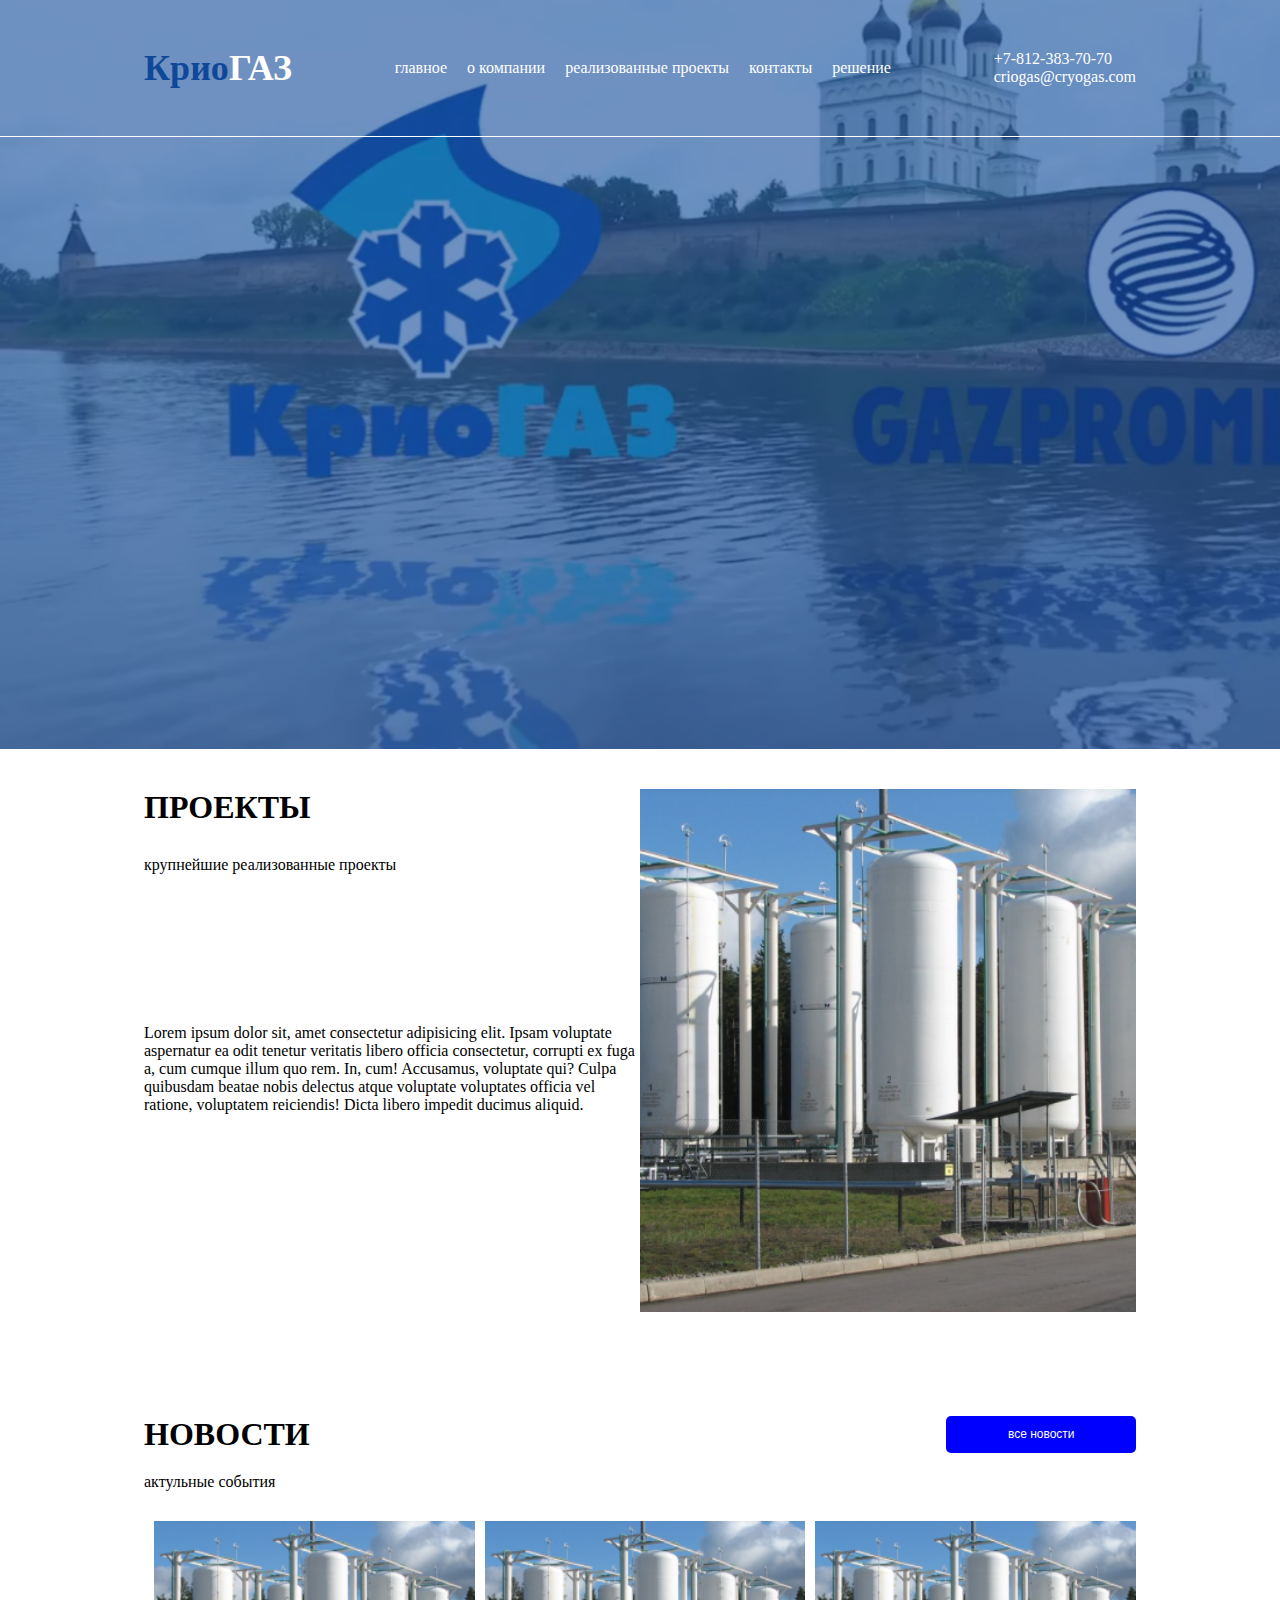
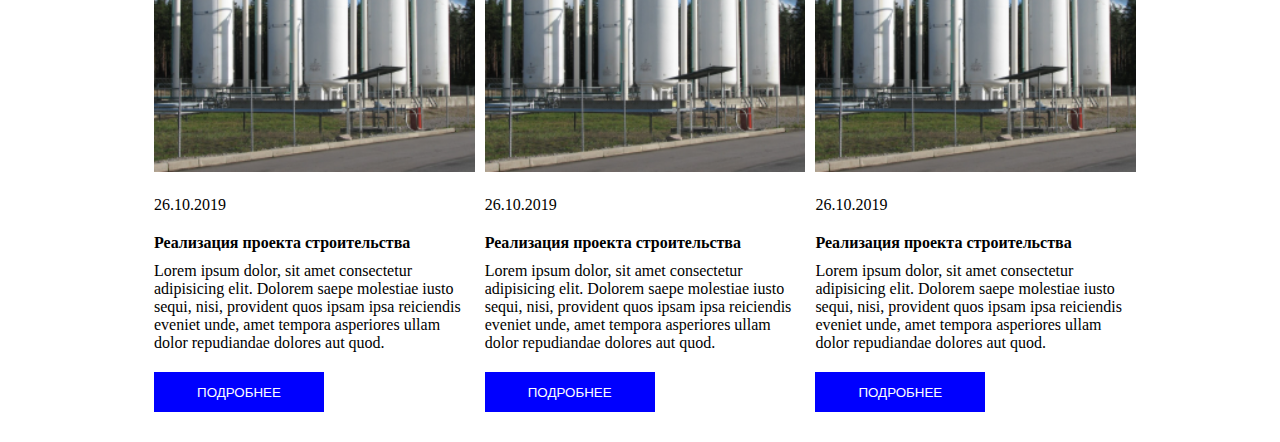
<file: index.html>
<!DOCTYPE html>
<html lang="en">
  <head>
    <meta charset="UTF-8" />
    <meta name="viewport" content="width=device-width, initial-scale=1.0" />
    <title>Document</title>
    <link rel="stylesheet" href="fonts/stylesheet.css" />
    <link rel="stylesheet" href="css/reset.css" />
    <link rel="stylesheet" href="css/style.css" />
  </head>
  <body>
    <header>
      <div class="navbar">
        <nav class="container between">
          <div class="logo">
            <span class="blue"> Крио</span><span class="white">ГАЗ</span>
          </div>
          <ul class="menu">
            <li><a href="">главное</a></li>
            <li><a href="">о компании</a></li>
            <li><a href="">реализованные проекты</a></li>
            <li><a href="">контакты</a></li>
            <li><a href="">решение</a></li>
          </ul>
          <ul class="contact">
            <li><a href="telto:+78123837070">+7-812-383-70-70</a></li>
            <li>
              <a href="mailto:criogas@cryogas.com">criogas@cryogas.com</a>
            </li>
          </ul>
          <div class="burger">
            <div class="burger_item"></div>
            <div class="burger_item"></div>
            <div class="burger_item"></div>
          </div>
        </nav>
      </div>
    </header>
    <section>
      <div class="container wrap">
        <div class="first block">
          <h1>ПРОЕКТЫ</h1>
          <p class="real">крупнейшие реализованные проекты</p>
          <p class="text">
            Lorem ipsum dolor sit, amet consectetur adipisicing elit. Ipsam
            voluptate aspernatur ea odit tenetur veritatis libero officia
            consectetur, corrupti ex fuga a, cum cumque illum quo rem. In, cum!
            Accusamus, voluptate qui? Culpa quibusdam beatae nobis delectus
            atque voluptate voluptates officia vel ratione, voluptatem
            reiciendis! Dicta libero impedit ducimus aliquid.
          </p>
        </div>

        <div class="second block">
          <img src="../img/2.png" alt="" />
        </div>
      </div>
    </section>
    <section>
      <div class="container third_block">
        <div class="news">
          <h1>НОВОСТИ</h1>
          <button class="all_news">все новости</button>
        </div>
        <p class="actual">актульные события</p>
        <div class="blocks container">
          <div class="tel">
            <img src="../img/1.png" alt="" />
            <p class="date">26.10.2019</p>
            <h4 class="build">Реализация проекта строительства</h4>
            <p class="lorem">
              Lorem ipsum dolor, sit amet consectetur adipisicing elit. Dolorem
              saepe molestiae iusto sequi, nisi, provident quos ipsam ipsa
              reiciendis eveniet unde, amet tempora asperiores ullam dolor
              repudiandae dolores aut quod.
            </p>
            <button class="knopka">ПОДРОБНЕЕ</button>
          </div>
          <div class="tel">
            <img src="../img/1.png" alt="" />
            <p class="date">26.10.2019</p>
            <h4 class="build">Реализация проекта строительства</h4>
            <p class="lorem">
              Lorem ipsum dolor, sit amet consectetur adipisicing elit. Dolorem
              saepe molestiae iusto sequi, nisi, provident quos ipsam ipsa
              reiciendis eveniet unde, amet tempora asperiores ullam dolor
              repudiandae dolores aut quod.
            </p>
            <button class="knopka">ПОДРОБНЕЕ</button>
          </div>

          <div class="tel">
            <img src="../img/1.png" alt="" />
            <p class="date">26.10.2019</p>
            <h4 class="build">Реализация проекта строительства</h4>
            <p class="lorem">
              Lorem ipsum dolor, sit amet consectetur adipisicing elit. Dolorem
              saepe molestiae iusto sequi, nisi, provident quos ipsam ipsa
              reiciendis eveniet unde, amet tempora asperiores ullam dolor
              repudiandae dolores aut quod.
            </p>
            <button class="knopka">ПОДРОБНЕЕ</button>
          </div>
        </div>
      </div>
    </section>
  </body>
</html>
</file>
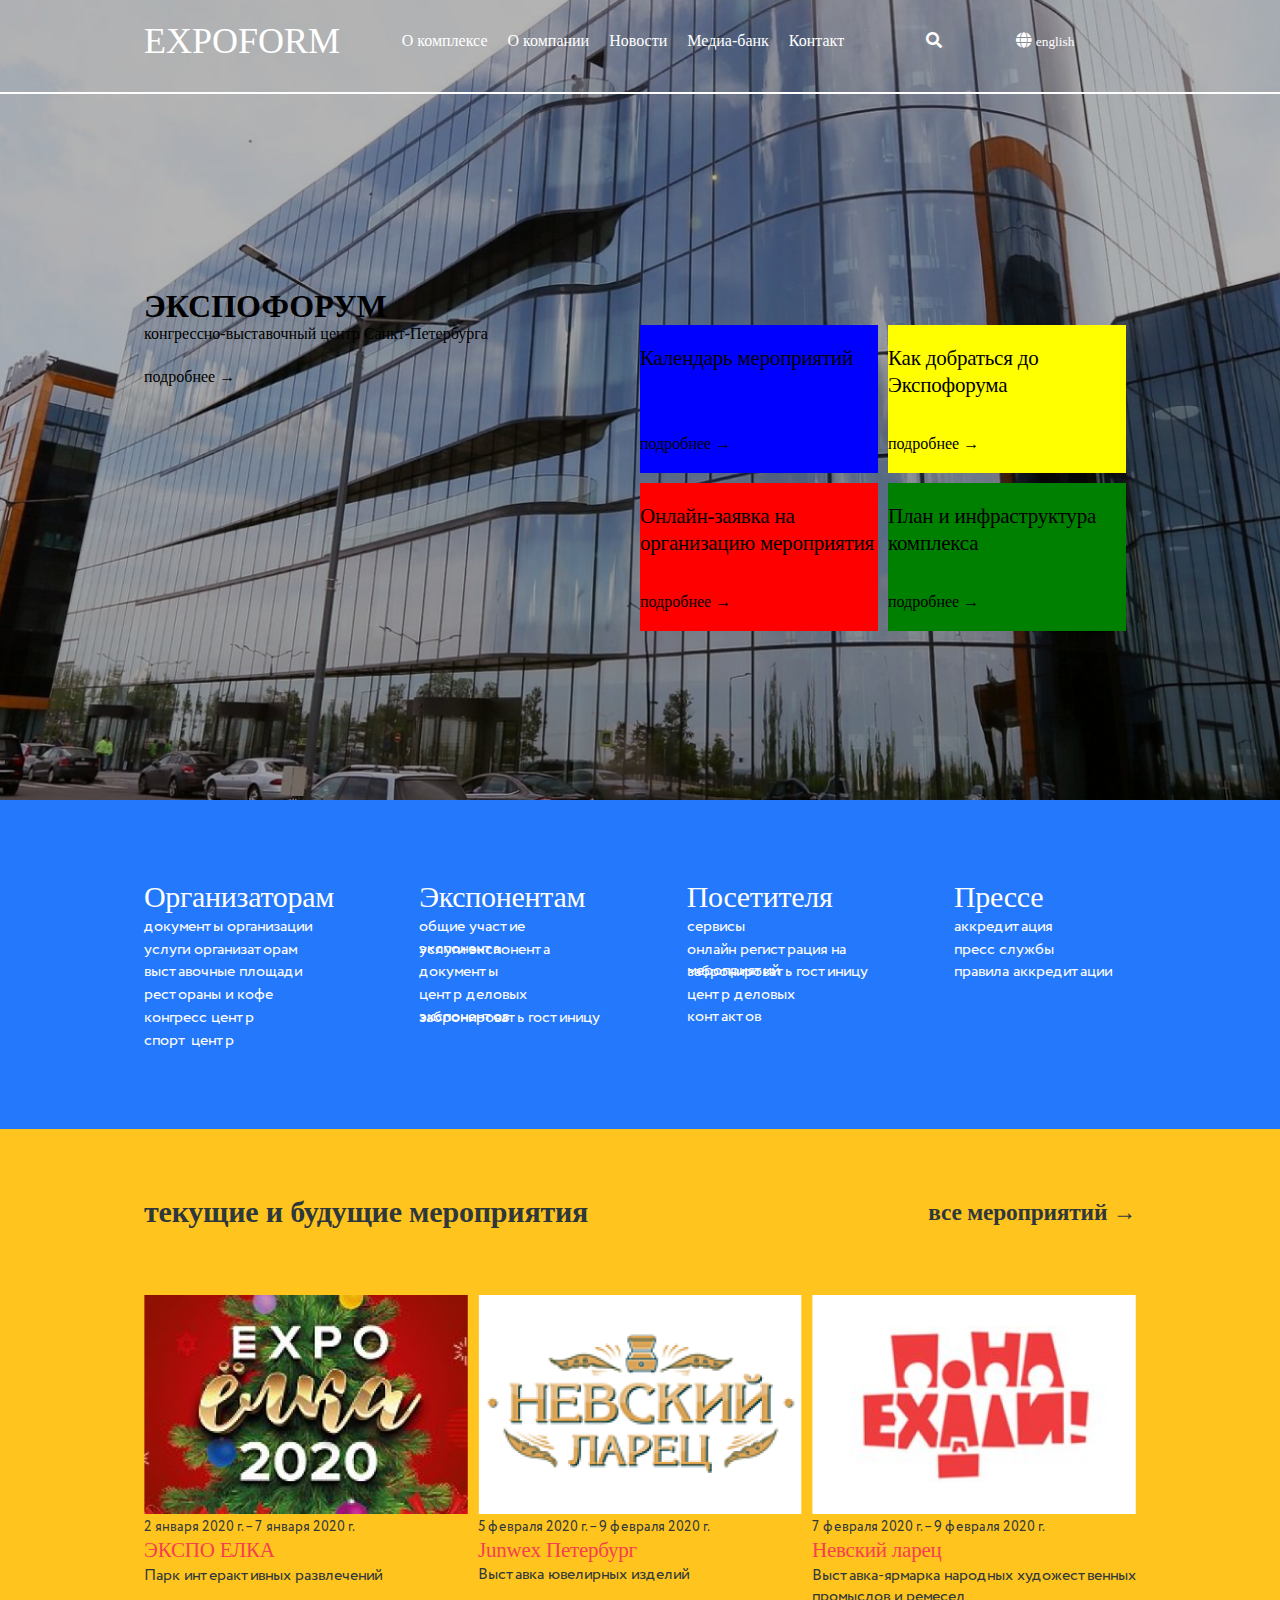
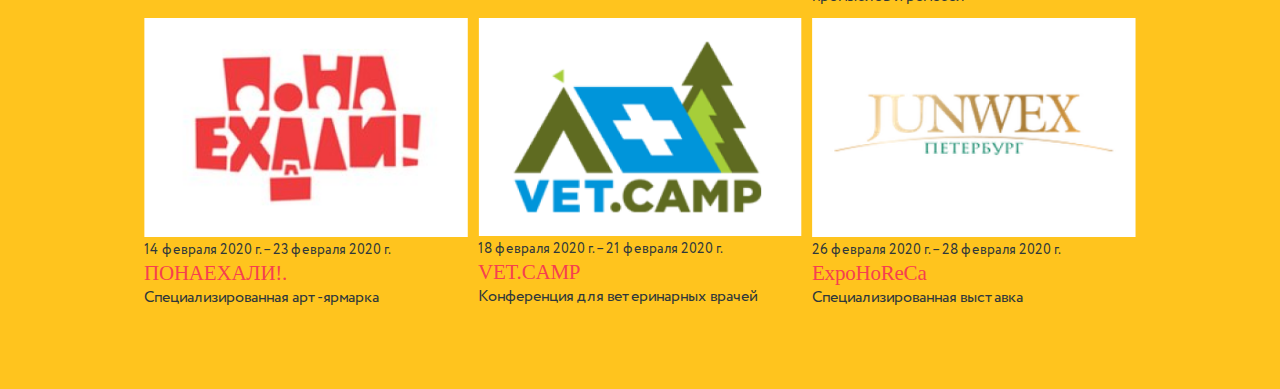
<file: 18.1/index.html>
<!DOCTYPE html>
<html lang="en">
  <head>
    <meta charset="UTF-8" />
    <meta name="viewport" content="width=device-width, initial-scale=1.0" />
    <title>expoform</title>
    <link rel="stylesheet" href="fonts/stylesheet.css" />
    <link rel="stylesheet" href="css/all.min.css" />
    <link rel="stylesheet" href="css/reset.css" />
    <link rel="stylesheet" href="css/style.css" />
  </head>
  <body>
    <header>
        <div class="navbar">
            <nav class="container navbar_wrap">
              <div class="logo">EXPOFORM</div>

             
              <ul class="menu">
              <li><a href="#">О комплексе</a></li>
              <li><a href="#">О компании</a></li>
              <li><a href="#">Новости</a></li>
              <li><a href="#">Медиа-банк</a></li>
              <li><a href="#">Контакт</a></li>
              </ul>
               <div class="menu_search">
                <i class="fas fa-search"></i>
                <i class="fas fa-globe"></i>
                <small>english</small>
               </div>
            <nav>
        
         <div class="menu_burger">
            <div class="burger">
                <div class="inburger"></div>
            </div>
            <div class="burger">
              <div class="inburger"></div>
          </div>
          <div class="burger">
              <div class="inburger"></div>
          </div>
         </div>
        </div>
         <div class="container expo">
          <h1>ЭКСПОФОРУМ</h1>
         </div>
         <div class="container wrap">
             <div class="wrap_text">
                <p>конгрессно-выставочный центр 
                    Санкт-Петербурга</p>
                    <div>подробнее &#8594;</div>
             </div>
          <div class="wrap_blocks">
              <div class="wrap_block">
                  <div class="wrap_inblock">
                   <p>Календарь 
                    мероприятий</p> 
                    <div>подробнее &#8594;</div>
                  </div>
              </div>
              <div class="wrap_block">
                <div class="wrap_inblock">
                    <p>Как добраться
                        до Экспофорума</p>
                        <div>подробнее &#8594;</div>
                </div>
            </div>
            <div class="wrap_block">
                <div class="wrap_inblock">
                    <p>Онлайн-заявка 
                        на организацию
                        мероприятия</p>
                        <div>подробнее &#8594;</div>
                </div>
            </div>
            <div class="wrap_block">
                <div class="wrap_inblock">
                    <p>План 
                        и инфраструктура 
                        комплекса</p>
                        <div>подробнее &#8594;</div>
                </div>
            </div>
          </div>
         </div>
    </header>
    <section>
        <div  class="second_part">
            <div class="container menu_text">
             <ul class="menu_text_first">
                 <h2>Организаторам</h2>
                 <li><a href="#">документы организации</a></li>
                 <li><a href="#">услуги организаторам</a></li>
                 <li><a href="#">выставочные площади</a></li>
                 <li><a href="#">рестораны и кофе</a></li>
                 <li><a href="#">конгресс центр</a></li>
                 <li><a href="#">спорт центр</a></li>
             </ul>
             <ul class="menu_text_first">
                <h2>Экспонентам</h2>
                <li><a href="#">общие участие экспонента</a></li>
                <li><a href="#">услуги экспонента</a></li>
                <li><a href="#">документы</a></li>
                <li><a href="#">центр деловых экспонентов</a></li>
                <li><a href="#">забронировать гостиницу</a></li>
            </ul>
            <ul class="menu_text_first">
                <h2>Посетителя</h2>
                <li><a href="#"></a>сервисы</a></li>
                <li><a href="#">онлайн регистрация на мероприятий</a></li>
                <li><a href="#">забронировать гостиницу</a></li>
                <li><a href="#">центр деловых контактов</a></li>
            </ul>
            <ul class="menu_text_first">
                <h2>Прессе</h2>
                <li><a href="#">аккредитация</a></li>
                <li><a href="#">пресс службы</a></li>
                <li><a href="#">правила аккредитации</a></li>
            </ul>
            </div>
        </div>
    </section>

    <section>
        <div class="expo_elka">
            <div class="container third_blocks">
                <div class="tek">
                  <h2>текущие и будущие мероприятия</h2>
                  <h3>все мероприятий  &#8594; </h3>
                </div>
                <div class="expo_blocks">
                    <article class="third_block">
                       <img src="img/Rectangle 8.png" alt="">
                       <div>2 января 2020 г. – 7 января 2020 г.</div>
                       <h3>ЭКСПО ЕЛКА</h3>
                       <p>Парк интерактивных развлечений</p>
                    </article>

                    <article class="third_block">
                        <img src="img/Rectangle 8 (2).png" alt="">
                        <div>5 февраля 2020 г. – 9 февраля 2020 г.</div>
                        <h3>Junwex Петербург</h3>
                        <p>Выставка ювелирных изделий</p>
                     </article>

                     <article class="third_block">
                        <img src="img/Rectangle 8 (3).png" alt="">
                        <div>7 февраля 2020 г. – 9 февраля 2020 г.</div>
                        <h3>Невский ларец</h3>
                        <p>Выставка-ярмарка народных художественных
                            промыслов и ремесел</p>
                     </article>

                     <article class="third_block">
                        <img src="img/Rectangle 8 (3).png" alt="">
                        <div>14 февраля 2020 г. – 23 февраля 2020 г.</div>
                        <h3>ПОНАЕХАЛИ!.</h3>
                        <p>Специализированная арт-ярмарка</p>
                     </article>

                     <article class="third_block">
                        <img src="img/Rectangle 8 (4).png" alt="">
                        <div>18 февраля 2020 г. – 21 февраля 2020 г.</div>
                        <h3>VET.CAMP</h3>
                        <p>Конференция для ветеринарных врачей</p>
                     </article>

                     <article class="third_block">
                        <img src="img/Rectangle 8 (1).png" alt="">
                        <div>26 февраля 2020 г. – 28 февраля 2020 г.</div>
                        <h3>ExpoHoReCa</h3>
                        <p>Специализированная выставка</p>
                     </article>
                    
            </div>
            </div>
        </div>
    </section>

    
  </body>
</html>
</file>
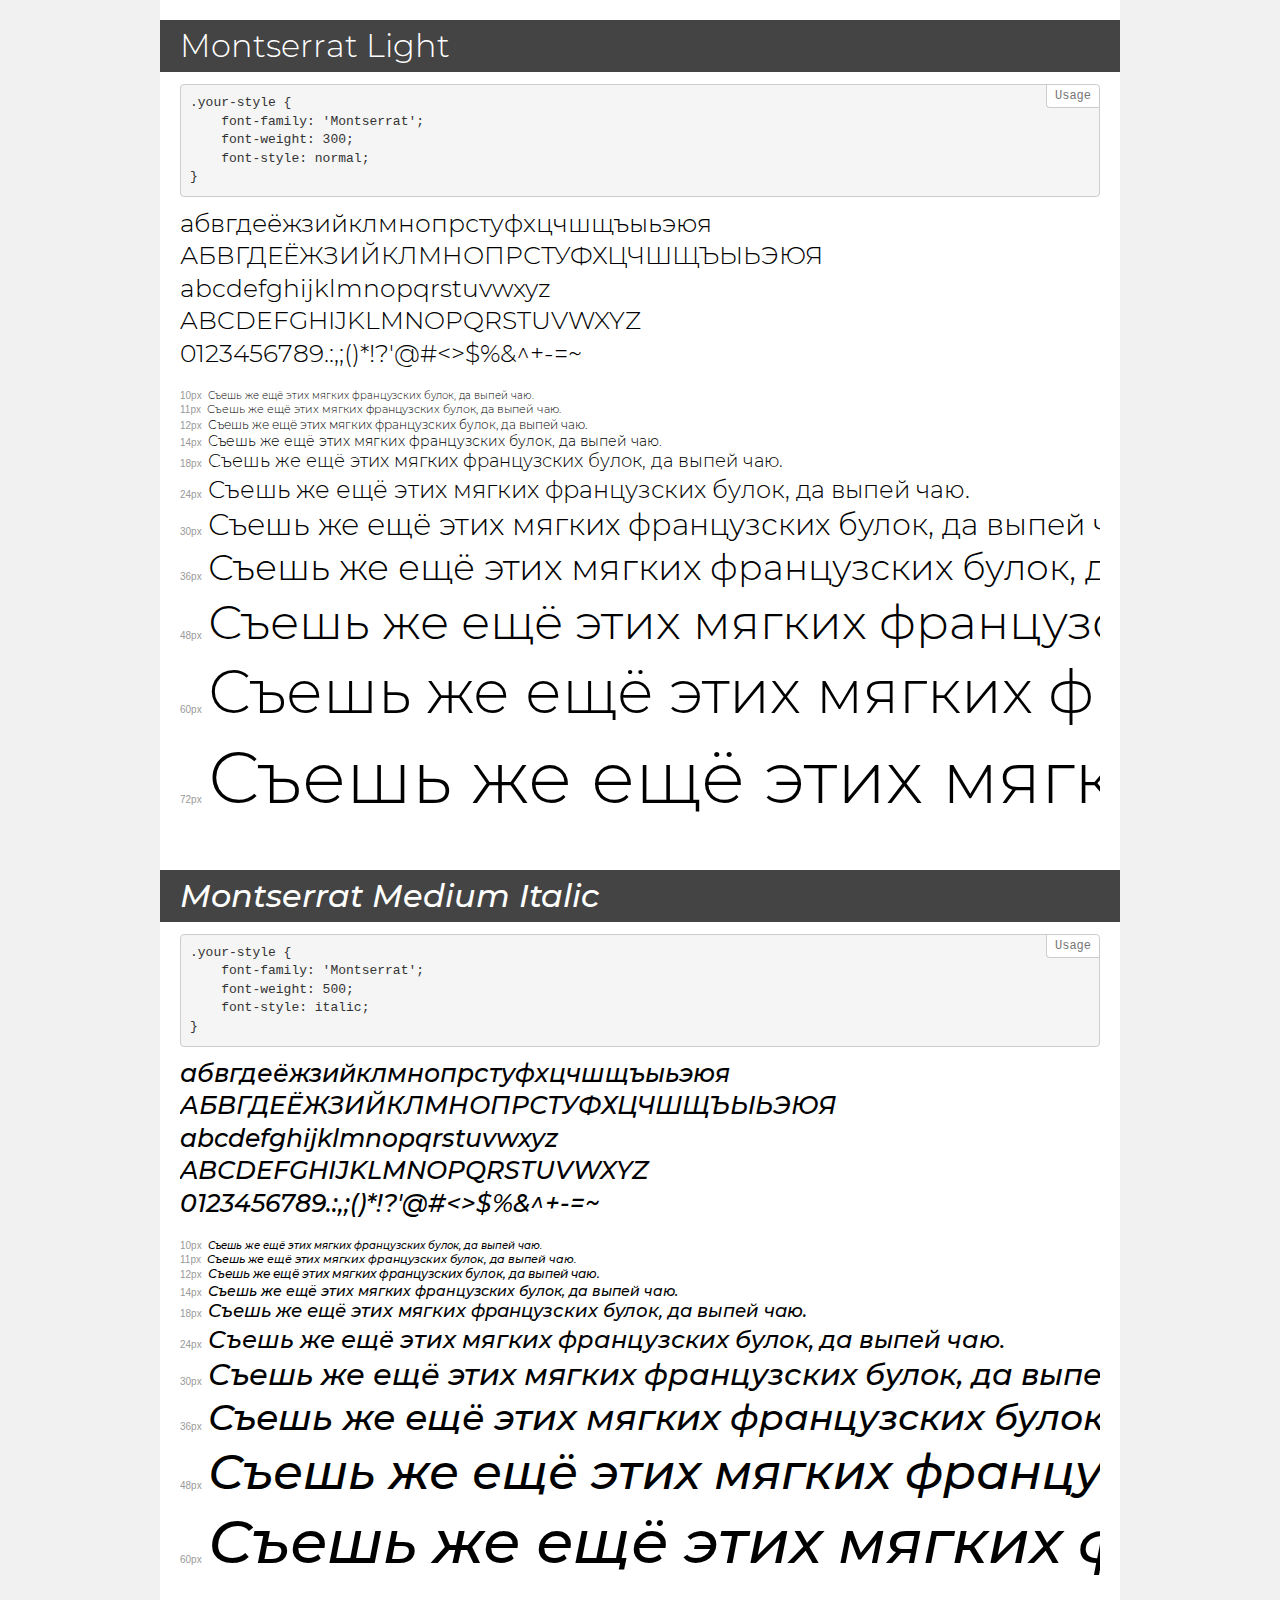
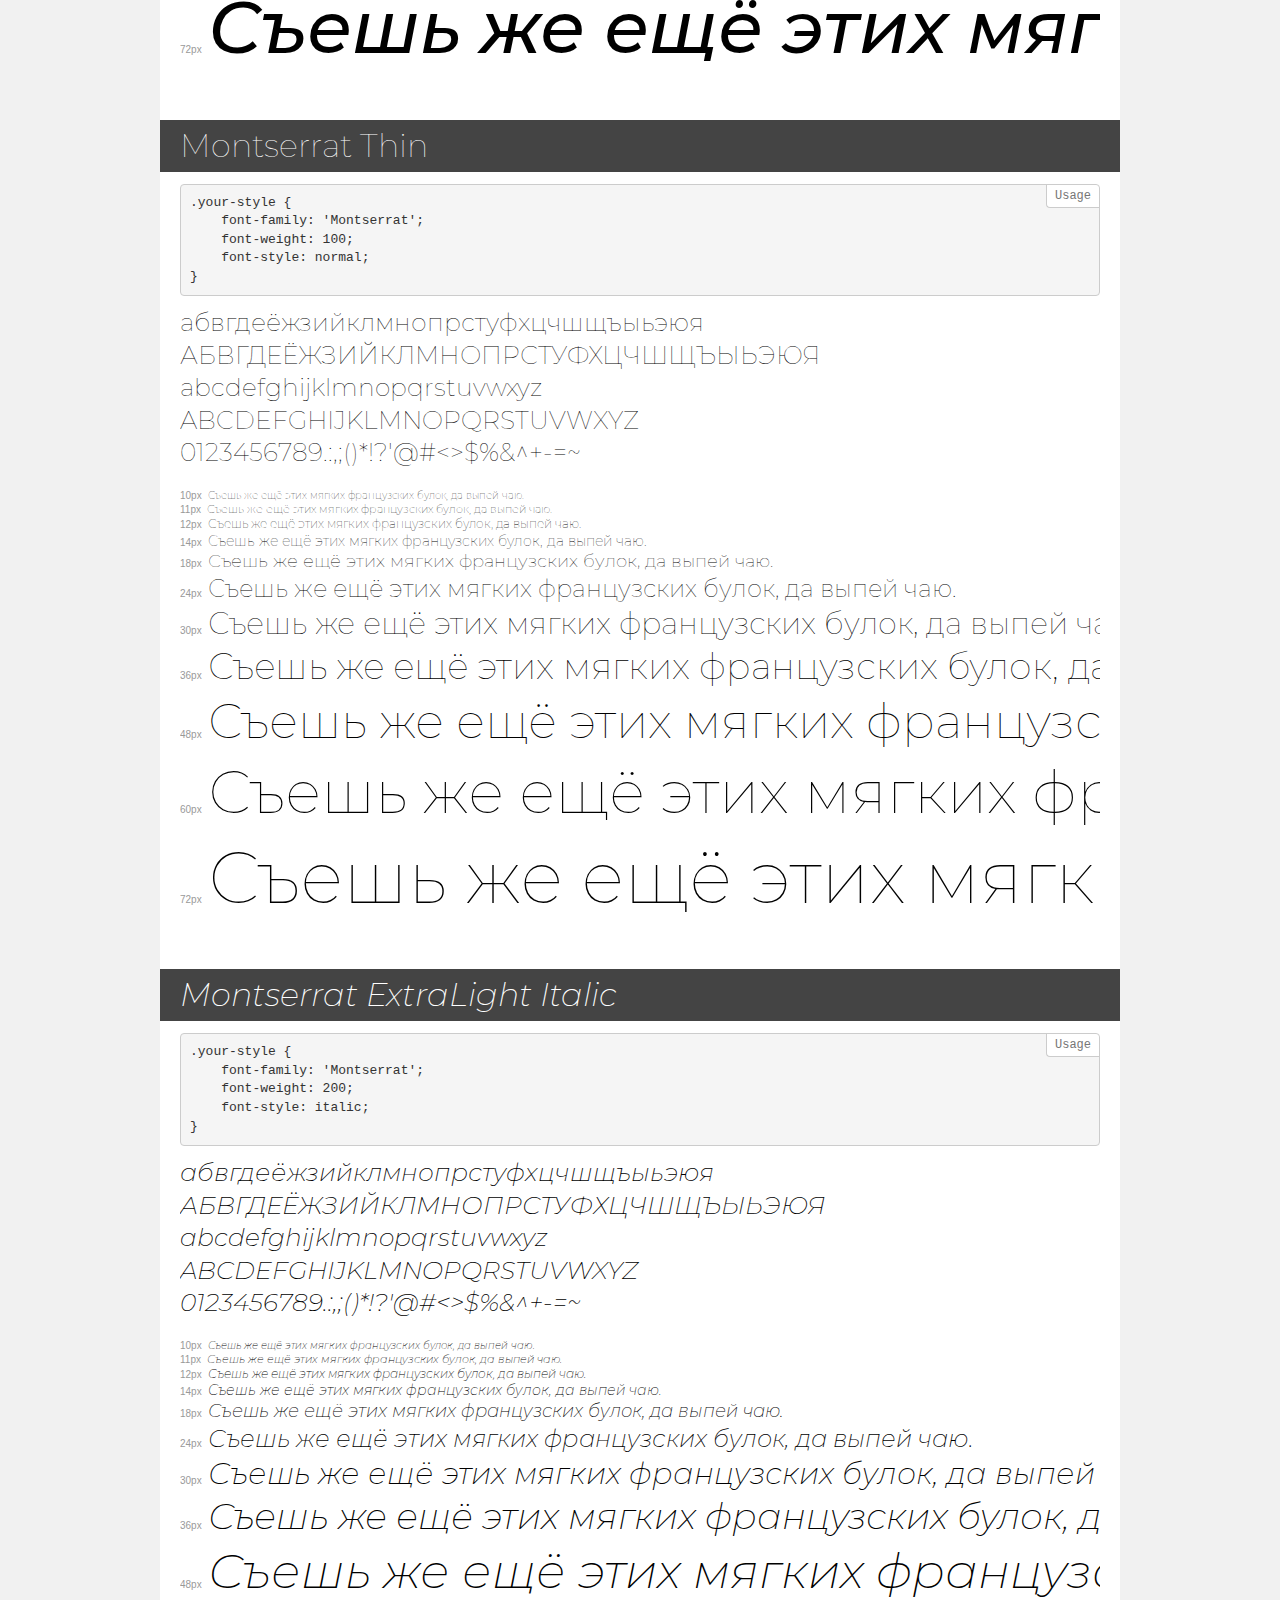
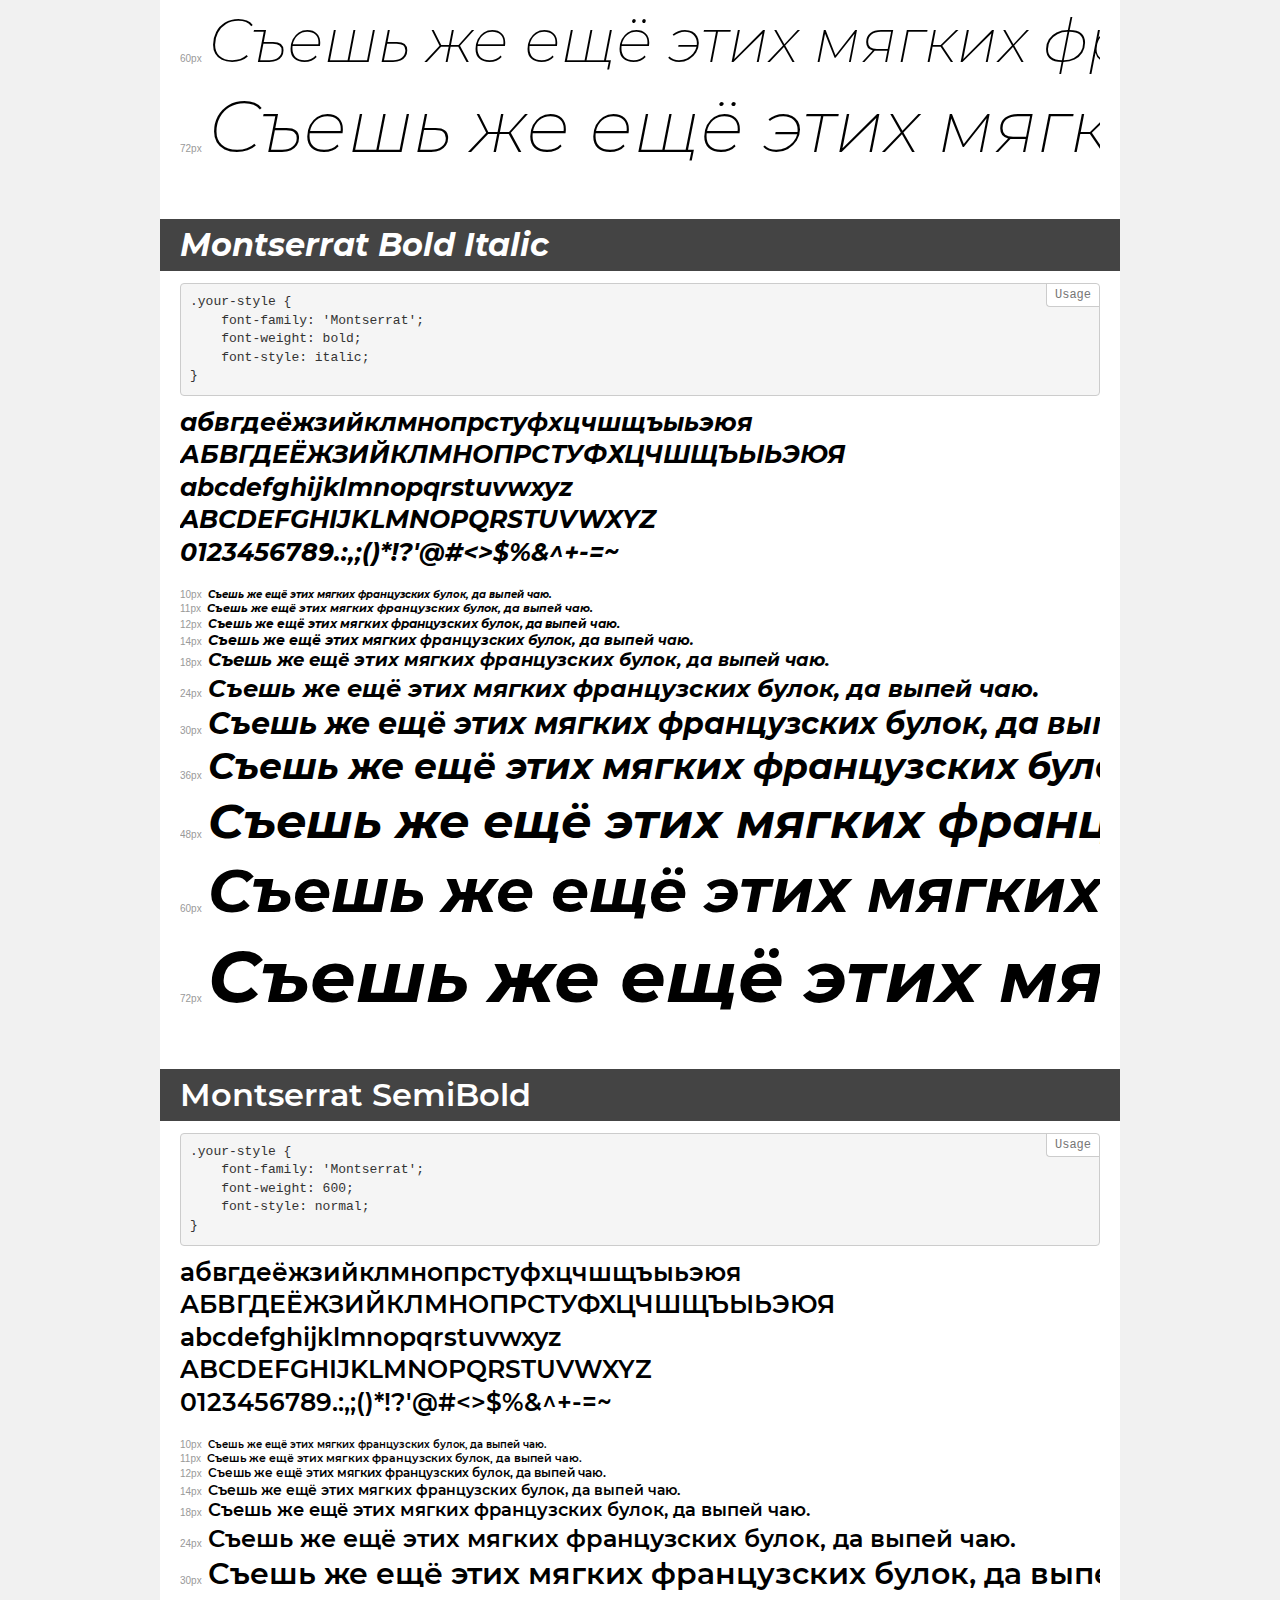
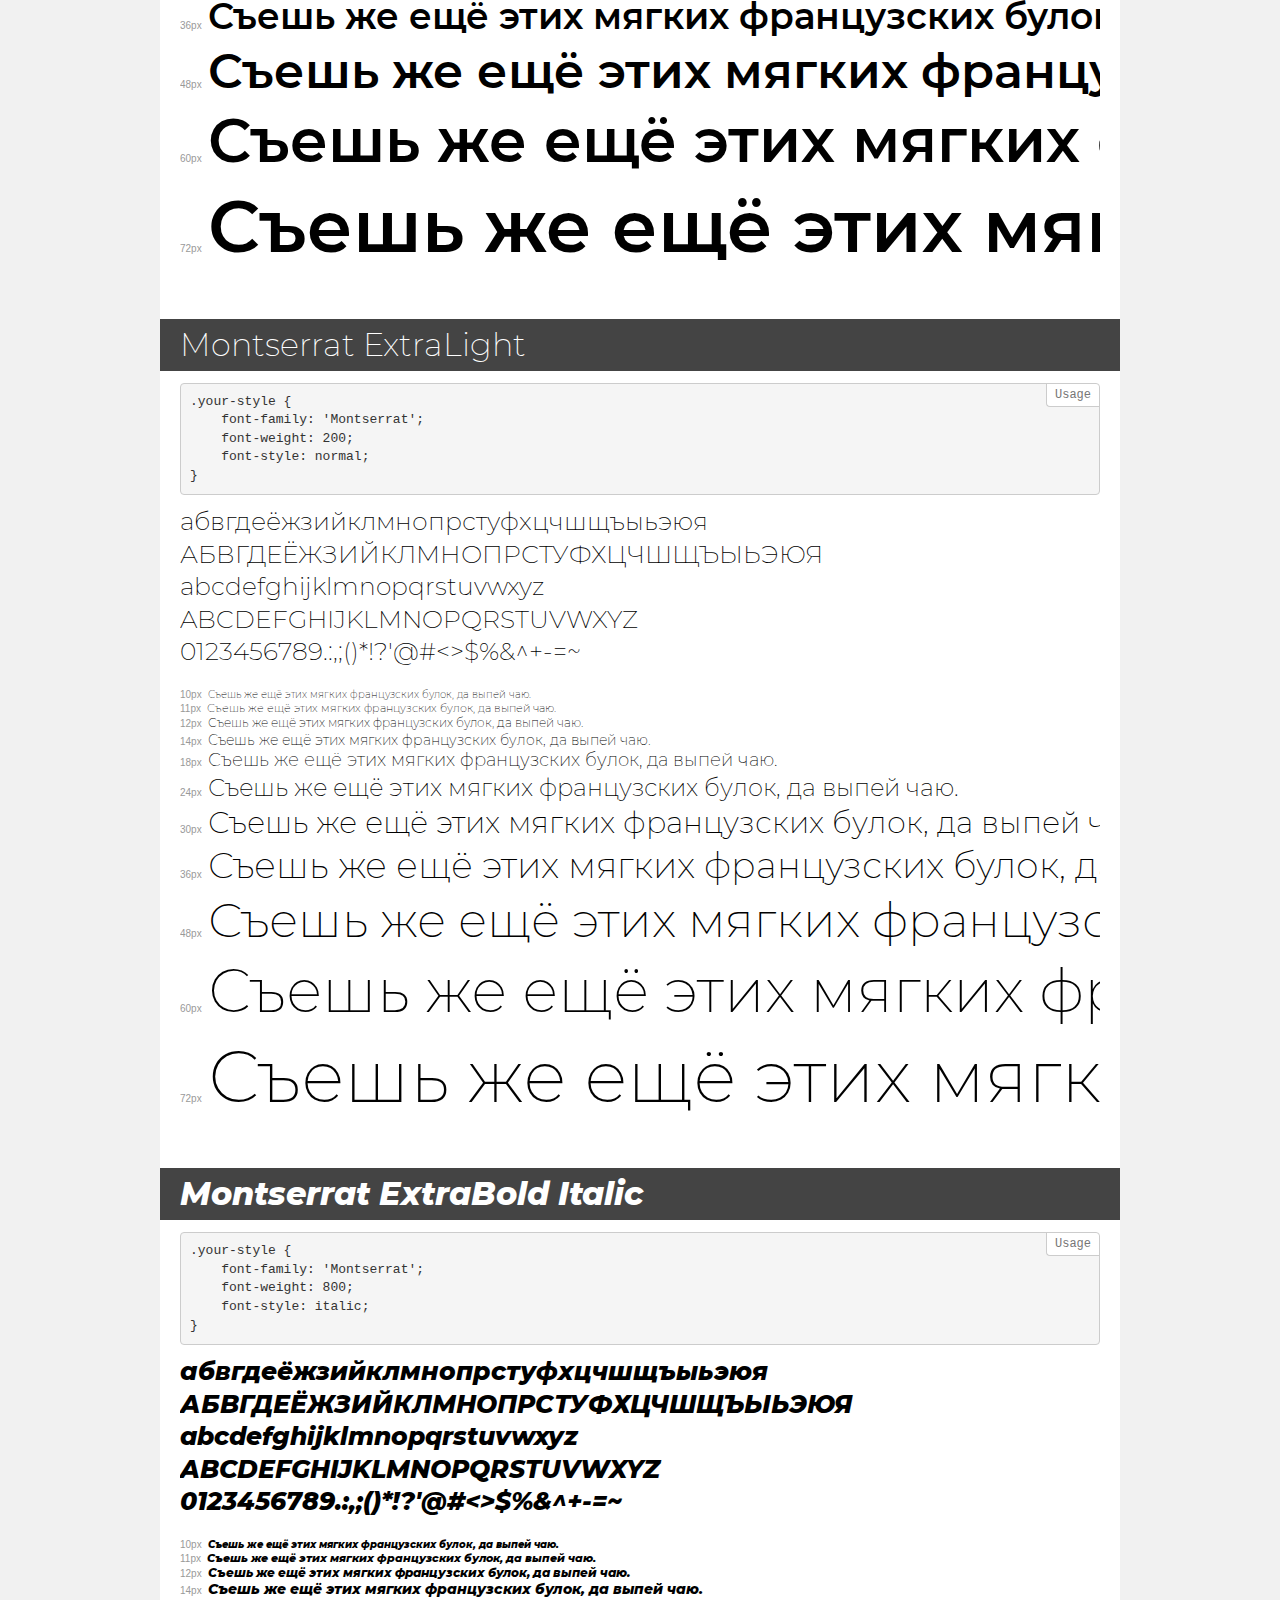
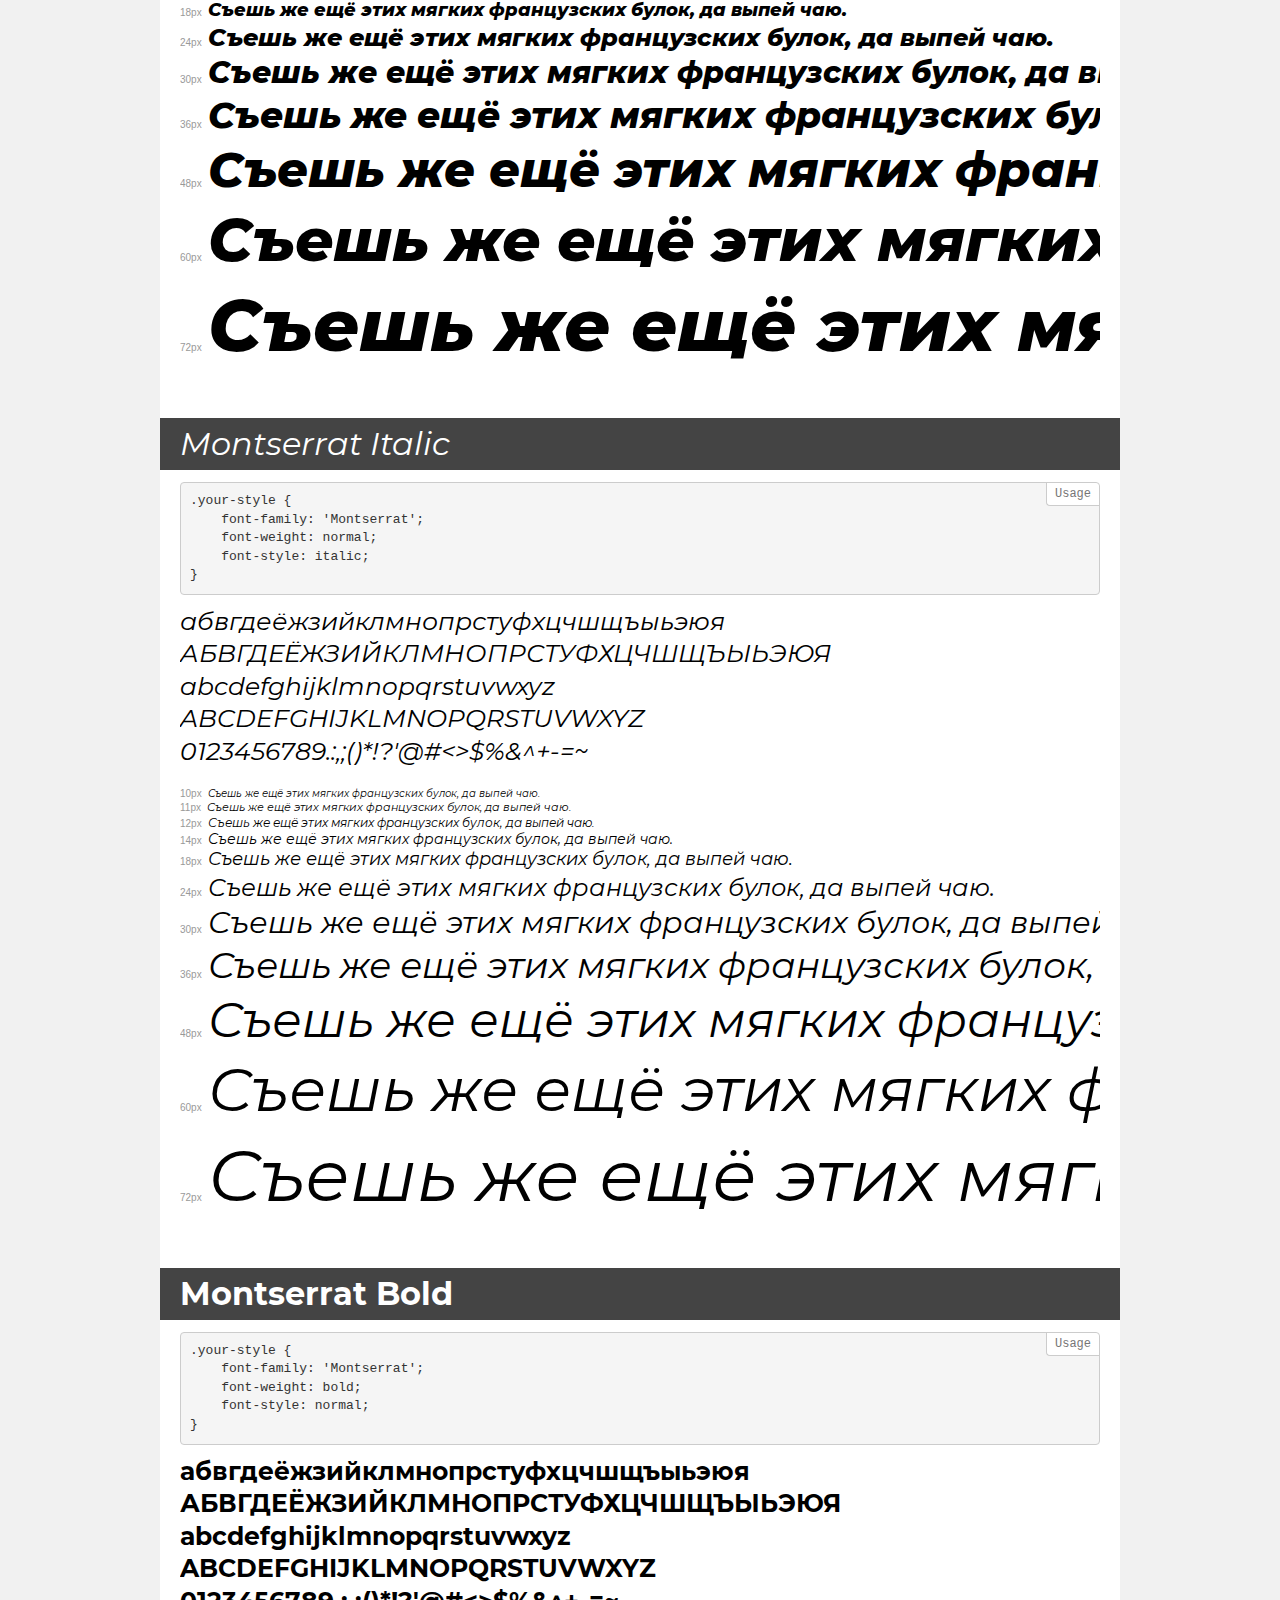
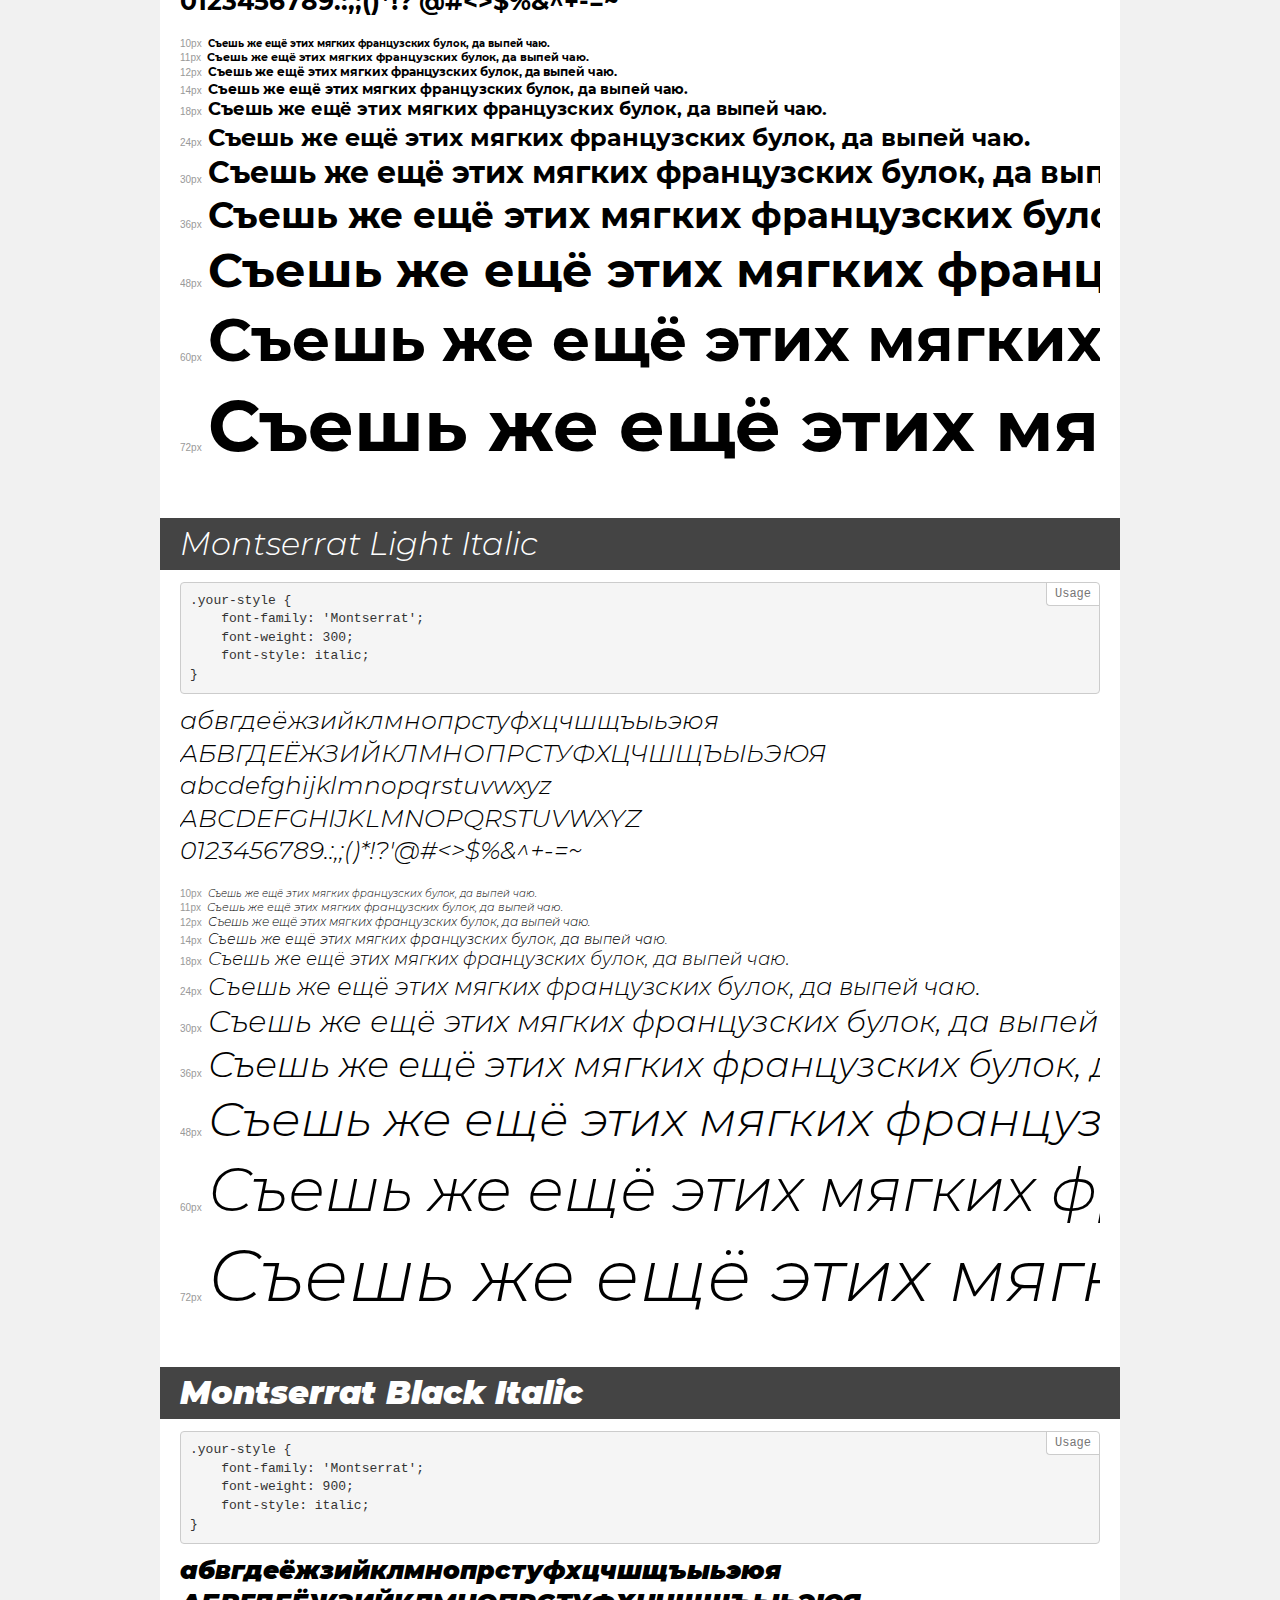
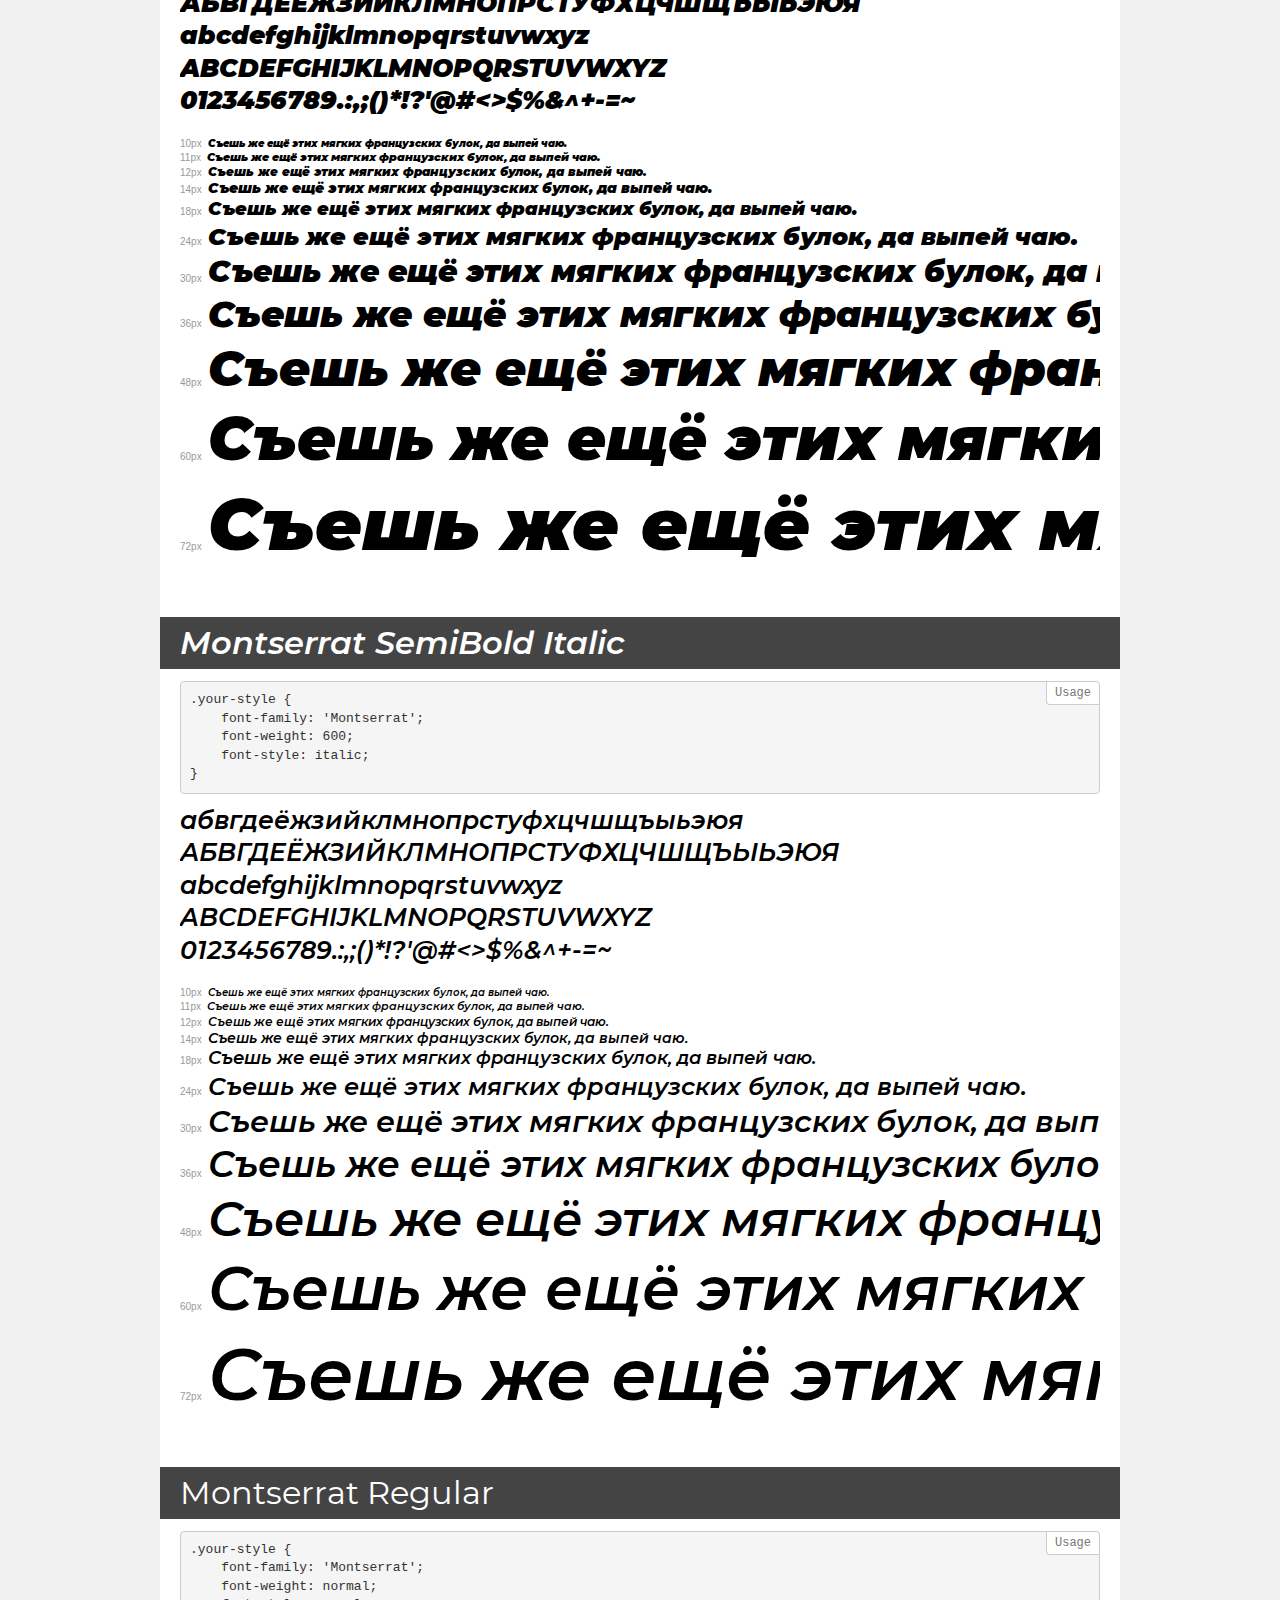
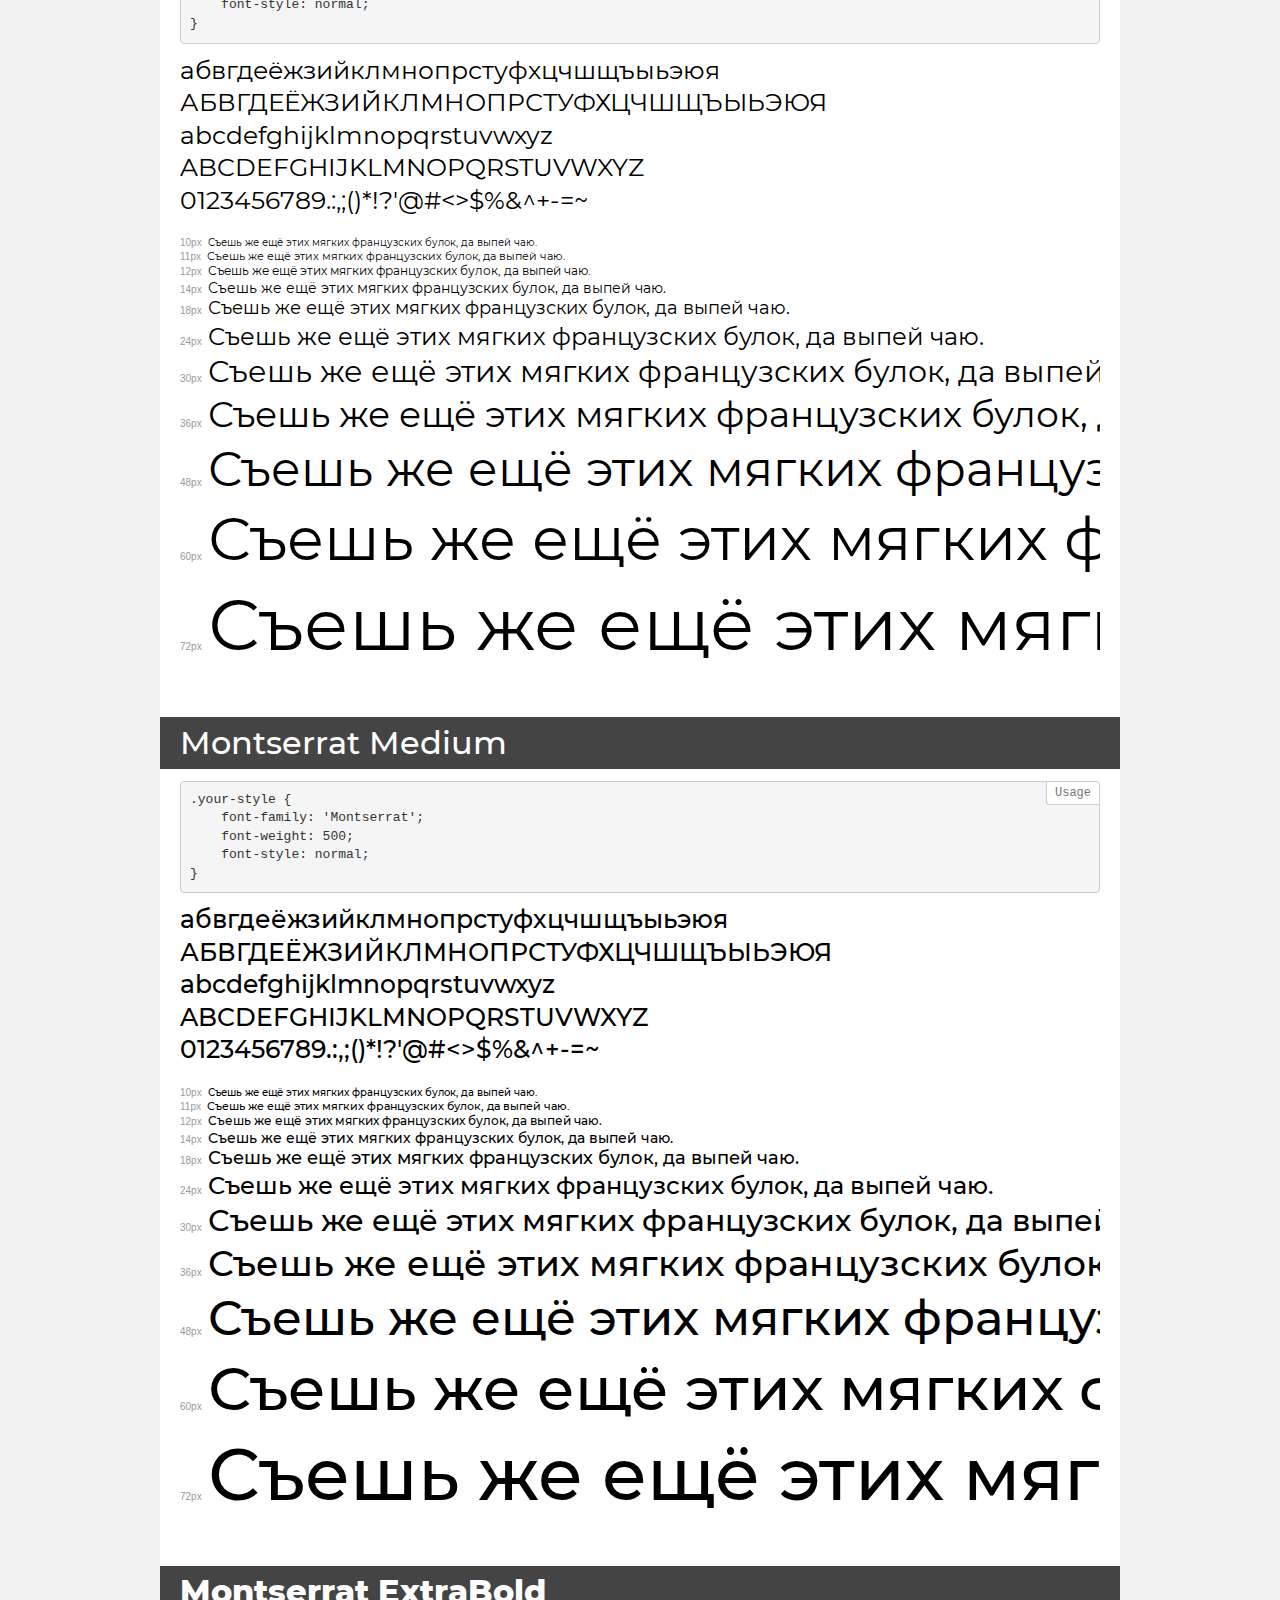
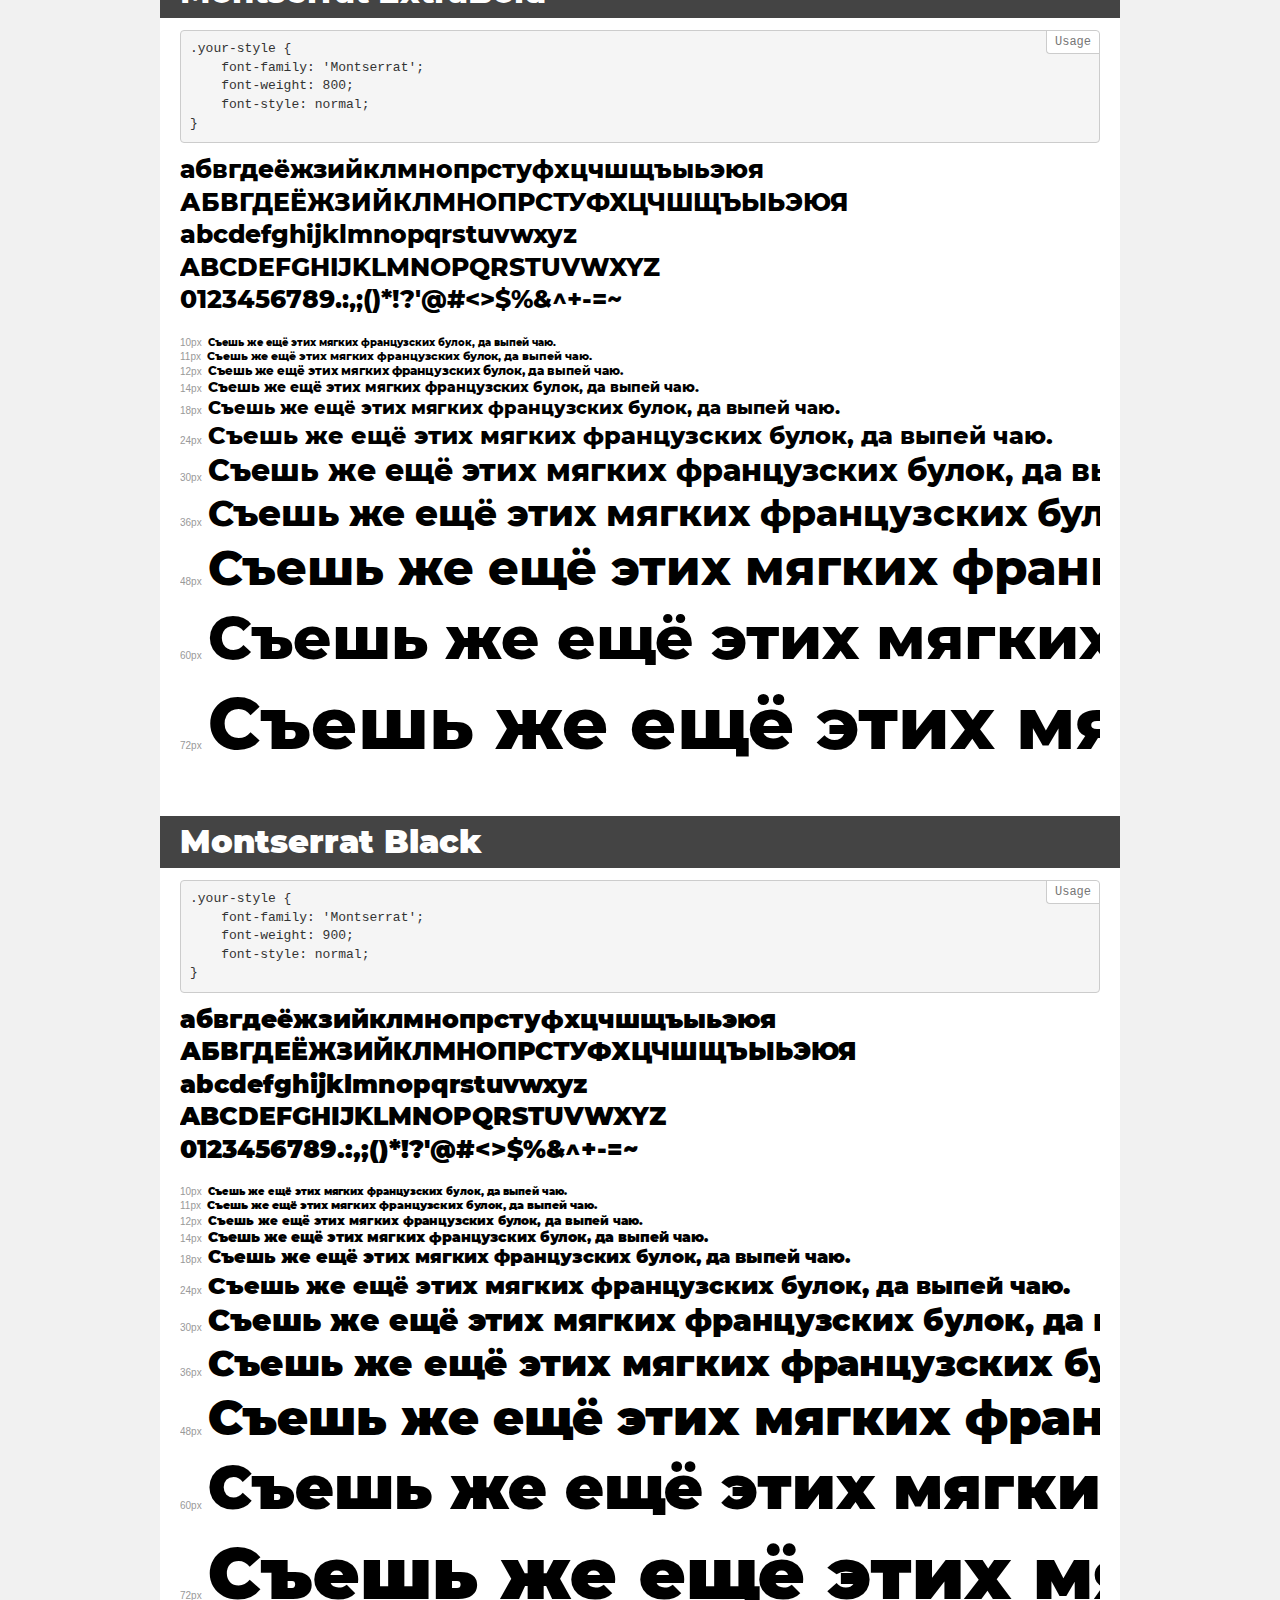
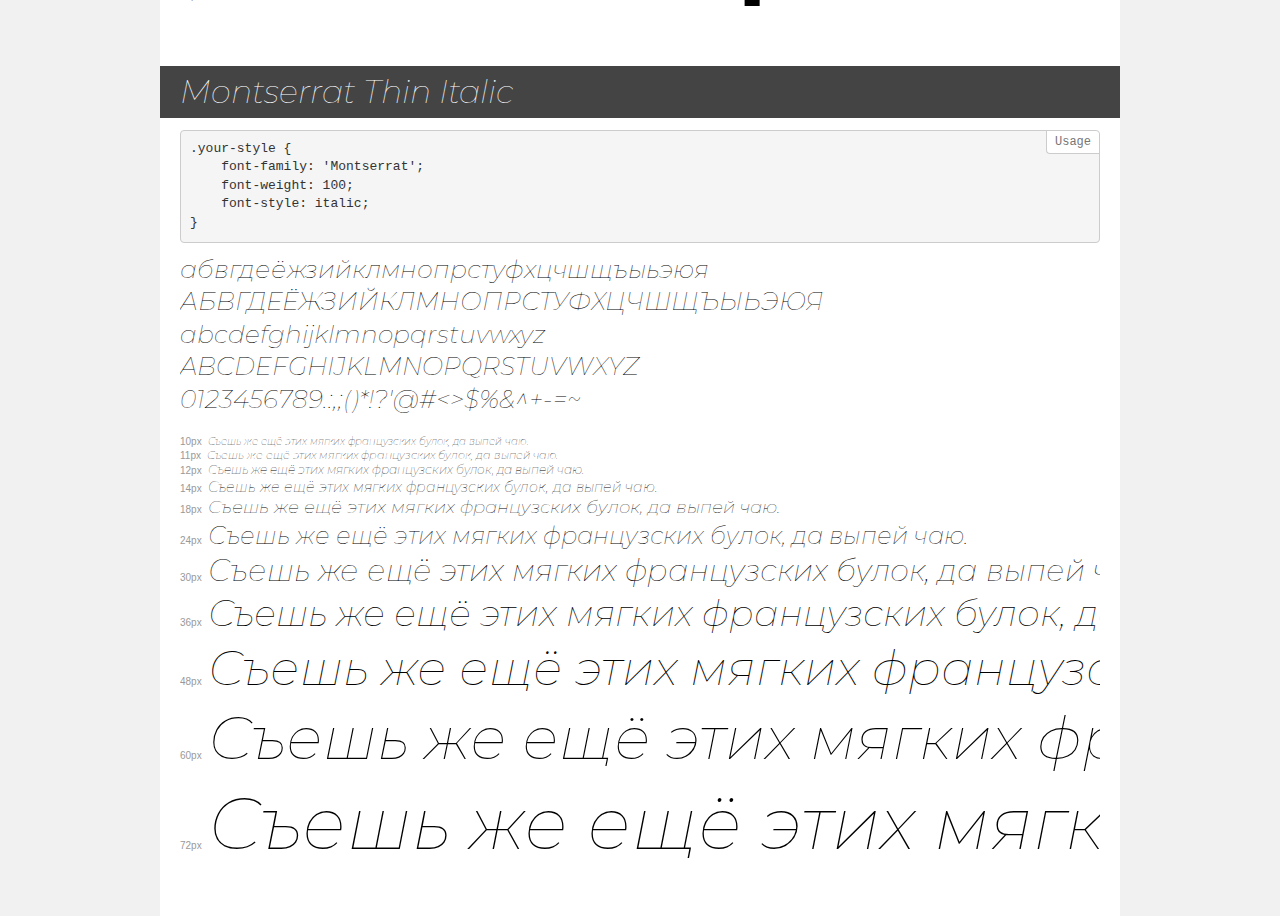
<file: fonts/demo.html>
<!DOCTYPE html>
<html>
<head>
	<meta charset="utf-8">
	<meta http-equiv="X-UA-Compatible" content="IE=edge">
	<meta name="viewport" content="width=device-width, initial-scale=1">
	<meta name="robots" content="noindex, noarchive">
	<title>Transfonter demo</title>
	<link href="stylesheet.css" rel="stylesheet">
	<style>
		/*
		http://meyerweb.com/eric/tools/css/reset/
		v2.0 | 20110126
		License: none (public domain)
		*/
		html, body, div, span, applet, object, iframe,
		h1, h2, h3, h4, h5, h6, p, blockquote, pre,
		a, abbr, acronym, address, big, cite, code,
		del, dfn, em, img, ins, kbd, q, s, samp,
		small, strike, strong, sub, sup, tt, var,
		b, u, i, center,
		dl, dt, dd, ol, ul, li,
		fieldset, form, label, legend,
		table, caption, tbody, tfoot, thead, tr, th, td,
		article, aside, canvas, details, embed,
		figure, figcaption, footer, header, hgroup,
		menu, nav, output, ruby, section, summary,
		time, mark, audio, video {
			margin: 0;
			padding: 0;
			border: 0;
			font-size: 100%;
			font: inherit;
			vertical-align: baseline;
		}
		/* HTML5 display-role reset for older browsers */
		article, aside, details, figcaption, figure,
		footer, header, hgroup, menu, nav, section {
			display: block;
		}
		body {
			line-height: 1;
		}
		ol, ul {
			list-style: none;
		}
		blockquote, q {
			quotes: none;
		}
		blockquote:before, blockquote:after,
		q:before, q:after {
			content: '';
			content: none;
		}
		table {
			border-collapse: collapse;
			border-spacing: 0;
		}
		/* common styles */
		body {
			background: #f1f1f1;
			color: #000;
		}
		.page {
			background: #fff;
			width: 920px;
			margin: 0 auto;
			padding: 20px 20px 0 20px;
			overflow: hidden;
		}
		.font-container {
			overflow-x: auto;
			overflow-y: hidden;
			margin-bottom: 40px;
			line-height: 1.3;
			white-space: nowrap;
			padding-bottom: 5px;
		}
		h1 {
			position: relative;
			background: #444;
			font-size: 32px;
			color: #fff;
			padding: 10px 20px;
			margin: 0 -20px 12px -20px;
		}
		.letters {
			font-size: 25px;
			margin-bottom: 20px;
		}
		.s10:before {
			content: '10px';
		}
		.s11:before {
			content: '11px';
		}
		.s12:before {
			content: '12px';
		}
		.s14:before {
			content: '14px';
		}
		.s18:before {
			content: '18px';
		}
		.s24:before {
			content: '24px';
		}
		.s30:before {
			content: '30px';
		}
		.s36:before {
			content: '36px';
		}
		.s48:before {
			content: '48px';
		}
		.s60:before {
			content: '60px';
		}
		.s72:before {
			content: '72px';
		}
		.s10:before, .s11:before, .s12:before, .s14:before,
		.s18:before, .s24:before, .s30:before, .s36:before,
		.s48:before, .s60:before, .s72:before {
			font-family: Arial, sans-serif;
			font-size: 10px;
			font-weight: normal;
			font-style: normal;
			color: #999;
			padding-right: 6px;
		}
		pre {
			display: block;
			position: relative;
			padding: 9px;
			margin: 0 0 10px;
			font-family: Monaco, Menlo, Consolas, "Courier New", monospace !important;
			font-size: 13px;
			line-height: 1.428571429;
			color: #333;
			font-weight: normal !important;
			font-style: normal !important;
			background-color: #f5f5f5;
			border: 1px solid #ccc;
			overflow-x: auto;
			border-radius: 4px;
		}
		pre:after {
			display: block;
			position: absolute;
			right: 0;
			top: 0;
			content: 'Usage';
			line-height: 1;
			padding: 5px 8px;
			font-size: 12px;
			color: #767676;
			background-color: #fff;
			border: 1px solid #ccc;
			border-right: none;
			border-top: none;
			border-radius: 0 4px 0 4px;
			z-index: 10;
		}
		/* responsive */
		@media (max-width: 959px) {
			.page {
				width: auto;
				margin: 0;
			}
		}
	</style>
</head>
<body>
<div class="page">
	<div class="demo" style="font-family: 'Montserrat'; font-weight: 300; font-style: normal;">
		<h1>Montserrat Light</h1>
		<pre>.your-style {
    font-family: 'Montserrat';
    font-weight: 300;
    font-style: normal;
}</pre>
		<div class="font-container">
			<p class="letters">
				абвгдеёжзийклмнопрстуфхцчшщъыьэюя <br />
				АБВГДЕЁЖЗИЙКЛМНОПРСТУФХЦЧШЩЪЫЬЭЮЯ <br />
				abcdefghijklmnopqrstuvwxyz <br />
				ABCDEFGHIJKLMNOPQRSTUVWXYZ <br />				0123456789.:,;()*!?'@#<>$%&^+-=~
			</p>
			<p class="s10" style="font-size: 10px;">Съешь же ещё этих мягких французских булок, да выпей чаю.</p>
			<p class="s11" style="font-size: 11px;">Съешь же ещё этих мягких французских булок, да выпей чаю.</p>
			<p class="s12" style="font-size: 12px;">Съешь же ещё этих мягких французских булок, да выпей чаю.</p>
			<p class="s14" style="font-size: 14px;">Съешь же ещё этих мягких французских булок, да выпей чаю.</p>
			<p class="s18" style="font-size: 18px;">Съешь же ещё этих мягких французских булок, да выпей чаю.</p>
			<p class="s24" style="font-size: 24px;">Съешь же ещё этих мягких французских булок, да выпей чаю.</p>
			<p class="s30" style="font-size: 30px;">Съешь же ещё этих мягких французских булок, да выпей чаю.</p>
			<p class="s36" style="font-size: 36px;">Съешь же ещё этих мягких французских булок, да выпей чаю.</p>
			<p class="s48" style="font-size: 48px;">Съешь же ещё этих мягких французских булок, да выпей чаю.</p>
			<p class="s60" style="font-size: 60px;">Съешь же ещё этих мягких французских булок, да выпей чаю.</p>
			<p class="s72" style="font-size: 72px;">Съешь же ещё этих мягких французских булок, да выпей чаю.</p>
		</div>
	</div>
	<div class="demo" style="font-family: 'Montserrat'; font-weight: 500; font-style: italic;">
		<h1>Montserrat Medium Italic</h1>
		<pre>.your-style {
    font-family: 'Montserrat';
    font-weight: 500;
    font-style: italic;
}</pre>
		<div class="font-container">
			<p class="letters">
				абвгдеёжзийклмнопрстуфхцчшщъыьэюя <br />
				АБВГДЕЁЖЗИЙКЛМНОПРСТУФХЦЧШЩЪЫЬЭЮЯ <br />
				abcdefghijklmnopqrstuvwxyz <br />
				ABCDEFGHIJKLMNOPQRSTUVWXYZ <br />				0123456789.:,;()*!?'@#<>$%&^+-=~
			</p>
			<p class="s10" style="font-size: 10px;">Съешь же ещё этих мягких французских булок, да выпей чаю.</p>
			<p class="s11" style="font-size: 11px;">Съешь же ещё этих мягких французских булок, да выпей чаю.</p>
			<p class="s12" style="font-size: 12px;">Съешь же ещё этих мягких французских булок, да выпей чаю.</p>
			<p class="s14" style="font-size: 14px;">Съешь же ещё этих мягких французских булок, да выпей чаю.</p>
			<p class="s18" style="font-size: 18px;">Съешь же ещё этих мягких французских булок, да выпей чаю.</p>
			<p class="s24" style="font-size: 24px;">Съешь же ещё этих мягких французских булок, да выпей чаю.</p>
			<p class="s30" style="font-size: 30px;">Съешь же ещё этих мягких французских булок, да выпей чаю.</p>
			<p class="s36" style="font-size: 36px;">Съешь же ещё этих мягких французских булок, да выпей чаю.</p>
			<p class="s48" style="font-size: 48px;">Съешь же ещё этих мягких французских булок, да выпей чаю.</p>
			<p class="s60" style="font-size: 60px;">Съешь же ещё этих мягких французских булок, да выпей чаю.</p>
			<p class="s72" style="font-size: 72px;">Съешь же ещё этих мягких французских булок, да выпей чаю.</p>
		</div>
	</div>
	<div class="demo" style="font-family: 'Montserrat'; font-weight: 100; font-style: normal;">
		<h1>Montserrat Thin</h1>
		<pre>.your-style {
    font-family: 'Montserrat';
    font-weight: 100;
    font-style: normal;
}</pre>
		<div class="font-container">
			<p class="letters">
				абвгдеёжзийклмнопрстуфхцчшщъыьэюя <br />
				АБВГДЕЁЖЗИЙКЛМНОПРСТУФХЦЧШЩЪЫЬЭЮЯ <br />
				abcdefghijklmnopqrstuvwxyz <br />
				ABCDEFGHIJKLMNOPQRSTUVWXYZ <br />				0123456789.:,;()*!?'@#<>$%&^+-=~
			</p>
			<p class="s10" style="font-size: 10px;">Съешь же ещё этих мягких французских булок, да выпей чаю.</p>
			<p class="s11" style="font-size: 11px;">Съешь же ещё этих мягких французских булок, да выпей чаю.</p>
			<p class="s12" style="font-size: 12px;">Съешь же ещё этих мягких французских булок, да выпей чаю.</p>
			<p class="s14" style="font-size: 14px;">Съешь же ещё этих мягких французских булок, да выпей чаю.</p>
			<p class="s18" style="font-size: 18px;">Съешь же ещё этих мягких французских булок, да выпей чаю.</p>
			<p class="s24" style="font-size: 24px;">Съешь же ещё этих мягких французских булок, да выпей чаю.</p>
			<p class="s30" style="font-size: 30px;">Съешь же ещё этих мягких французских булок, да выпей чаю.</p>
			<p class="s36" style="font-size: 36px;">Съешь же ещё этих мягких французских булок, да выпей чаю.</p>
			<p class="s48" style="font-size: 48px;">Съешь же ещё этих мягких французских булок, да выпей чаю.</p>
			<p class="s60" style="font-size: 60px;">Съешь же ещё этих мягких французских булок, да выпей чаю.</p>
			<p class="s72" style="font-size: 72px;">Съешь же ещё этих мягких французских булок, да выпей чаю.</p>
		</div>
	</div>
	<div class="demo" style="font-family: 'Montserrat'; font-weight: 200; font-style: italic;">
		<h1>Montserrat ExtraLight Italic</h1>
		<pre>.your-style {
    font-family: 'Montserrat';
    font-weight: 200;
    font-style: italic;
}</pre>
		<div class="font-container">
			<p class="letters">
				абвгдеёжзийклмнопрстуфхцчшщъыьэюя <br />
				АБВГДЕЁЖЗИЙКЛМНОПРСТУФХЦЧШЩЪЫЬЭЮЯ <br />
				abcdefghijklmnopqrstuvwxyz <br />
				ABCDEFGHIJKLMNOPQRSTUVWXYZ <br />				0123456789.:,;()*!?'@#<>$%&^+-=~
			</p>
			<p class="s10" style="font-size: 10px;">Съешь же ещё этих мягких французских булок, да выпей чаю.</p>
			<p class="s11" style="font-size: 11px;">Съешь же ещё этих мягких французских булок, да выпей чаю.</p>
			<p class="s12" style="font-size: 12px;">Съешь же ещё этих мягких французских булок, да выпей чаю.</p>
			<p class="s14" style="font-size: 14px;">Съешь же ещё этих мягких французских булок, да выпей чаю.</p>
			<p class="s18" style="font-size: 18px;">Съешь же ещё этих мягких французских булок, да выпей чаю.</p>
			<p class="s24" style="font-size: 24px;">Съешь же ещё этих мягких французских булок, да выпей чаю.</p>
			<p class="s30" style="font-size: 30px;">Съешь же ещё этих мягких французских булок, да выпей чаю.</p>
			<p class="s36" style="font-size: 36px;">Съешь же ещё этих мягких французских булок, да выпей чаю.</p>
			<p class="s48" style="font-size: 48px;">Съешь же ещё этих мягких французских булок, да выпей чаю.</p>
			<p class="s60" style="font-size: 60px;">Съешь же ещё этих мягких французских булок, да выпей чаю.</p>
			<p class="s72" style="font-size: 72px;">Съешь же ещё этих мягких французских булок, да выпей чаю.</p>
		</div>
	</div>
	<div class="demo" style="font-family: 'Montserrat'; font-weight: bold; font-style: italic;">
		<h1>Montserrat Bold Italic</h1>
		<pre>.your-style {
    font-family: 'Montserrat';
    font-weight: bold;
    font-style: italic;
}</pre>
		<div class="font-container">
			<p class="letters">
				абвгдеёжзийклмнопрстуфхцчшщъыьэюя <br />
				АБВГДЕЁЖЗИЙКЛМНОПРСТУФХЦЧШЩЪЫЬЭЮЯ <br />
				abcdefghijklmnopqrstuvwxyz <br />
				ABCDEFGHIJKLMNOPQRSTUVWXYZ <br />				0123456789.:,;()*!?'@#<>$%&^+-=~
			</p>
			<p class="s10" style="font-size: 10px;">Съешь же ещё этих мягких французских булок, да выпей чаю.</p>
			<p class="s11" style="font-size: 11px;">Съешь же ещё этих мягких французских булок, да выпей чаю.</p>
			<p class="s12" style="font-size: 12px;">Съешь же ещё этих мягких французских булок, да выпей чаю.</p>
			<p class="s14" style="font-size: 14px;">Съешь же ещё этих мягких французских булок, да выпей чаю.</p>
			<p class="s18" style="font-size: 18px;">Съешь же ещё этих мягких французских булок, да выпей чаю.</p>
			<p class="s24" style="font-size: 24px;">Съешь же ещё этих мягких французских булок, да выпей чаю.</p>
			<p class="s30" style="font-size: 30px;">Съешь же ещё этих мягких французских булок, да выпей чаю.</p>
			<p class="s36" style="font-size: 36px;">Съешь же ещё этих мягких французских булок, да выпей чаю.</p>
			<p class="s48" style="font-size: 48px;">Съешь же ещё этих мягких французских булок, да выпей чаю.</p>
			<p class="s60" style="font-size: 60px;">Съешь же ещё этих мягких французских булок, да выпей чаю.</p>
			<p class="s72" style="font-size: 72px;">Съешь же ещё этих мягких французских булок, да выпей чаю.</p>
		</div>
	</div>
	<div class="demo" style="font-family: 'Montserrat'; font-weight: 600; font-style: normal;">
		<h1>Montserrat SemiBold</h1>
		<pre>.your-style {
    font-family: 'Montserrat';
    font-weight: 600;
    font-style: normal;
}</pre>
		<div class="font-container">
			<p class="letters">
				абвгдеёжзийклмнопрстуфхцчшщъыьэюя <br />
				АБВГДЕЁЖЗИЙКЛМНОПРСТУФХЦЧШЩЪЫЬЭЮЯ <br />
				abcdefghijklmnopqrstuvwxyz <br />
				ABCDEFGHIJKLMNOPQRSTUVWXYZ <br />				0123456789.:,;()*!?'@#<>$%&^+-=~
			</p>
			<p class="s10" style="font-size: 10px;">Съешь же ещё этих мягких французских булок, да выпей чаю.</p>
			<p class="s11" style="font-size: 11px;">Съешь же ещё этих мягких французских булок, да выпей чаю.</p>
			<p class="s12" style="font-size: 12px;">Съешь же ещё этих мягких французских булок, да выпей чаю.</p>
			<p class="s14" style="font-size: 14px;">Съешь же ещё этих мягких французских булок, да выпей чаю.</p>
			<p class="s18" style="font-size: 18px;">Съешь же ещё этих мягких французских булок, да выпей чаю.</p>
			<p class="s24" style="font-size: 24px;">Съешь же ещё этих мягких французских булок, да выпей чаю.</p>
			<p class="s30" style="font-size: 30px;">Съешь же ещё этих мягких французских булок, да выпей чаю.</p>
			<p class="s36" style="font-size: 36px;">Съешь же ещё этих мягких французских булок, да выпей чаю.</p>
			<p class="s48" style="font-size: 48px;">Съешь же ещё этих мягких французских булок, да выпей чаю.</p>
			<p class="s60" style="font-size: 60px;">Съешь же ещё этих мягких французских булок, да выпей чаю.</p>
			<p class="s72" style="font-size: 72px;">Съешь же ещё этих мягких французских булок, да выпей чаю.</p>
		</div>
	</div>
	<div class="demo" style="font-family: 'Montserrat'; font-weight: 200; font-style: normal;">
		<h1>Montserrat ExtraLight</h1>
		<pre>.your-style {
    font-family: 'Montserrat';
    font-weight: 200;
    font-style: normal;
}</pre>
		<div class="font-container">
			<p class="letters">
				абвгдеёжзийклмнопрстуфхцчшщъыьэюя <br />
				АБВГДЕЁЖЗИЙКЛМНОПРСТУФХЦЧШЩЪЫЬЭЮЯ <br />
				abcdefghijklmnopqrstuvwxyz <br />
				ABCDEFGHIJKLMNOPQRSTUVWXYZ <br />				0123456789.:,;()*!?'@#<>$%&^+-=~
			</p>
			<p class="s10" style="font-size: 10px;">Съешь же ещё этих мягких французских булок, да выпей чаю.</p>
			<p class="s11" style="font-size: 11px;">Съешь же ещё этих мягких французских булок, да выпей чаю.</p>
			<p class="s12" style="font-size: 12px;">Съешь же ещё этих мягких французских булок, да выпей чаю.</p>
			<p class="s14" style="font-size: 14px;">Съешь же ещё этих мягких французских булок, да выпей чаю.</p>
			<p class="s18" style="font-size: 18px;">Съешь же ещё этих мягких французских булок, да выпей чаю.</p>
			<p class="s24" style="font-size: 24px;">Съешь же ещё этих мягких французских булок, да выпей чаю.</p>
			<p class="s30" style="font-size: 30px;">Съешь же ещё этих мягких французских булок, да выпей чаю.</p>
			<p class="s36" style="font-size: 36px;">Съешь же ещё этих мягких французских булок, да выпей чаю.</p>
			<p class="s48" style="font-size: 48px;">Съешь же ещё этих мягких французских булок, да выпей чаю.</p>
			<p class="s60" style="font-size: 60px;">Съешь же ещё этих мягких французских булок, да выпей чаю.</p>
			<p class="s72" style="font-size: 72px;">Съешь же ещё этих мягких французских булок, да выпей чаю.</p>
		</div>
	</div>
	<div class="demo" style="font-family: 'Montserrat'; font-weight: 800; font-style: italic;">
		<h1>Montserrat ExtraBold Italic</h1>
		<pre>.your-style {
    font-family: 'Montserrat';
    font-weight: 800;
    font-style: italic;
}</pre>
		<div class="font-container">
			<p class="letters">
				абвгдеёжзийклмнопрстуфхцчшщъыьэюя <br />
				АБВГДЕЁЖЗИЙКЛМНОПРСТУФХЦЧШЩЪЫЬЭЮЯ <br />
				abcdefghijklmnopqrstuvwxyz <br />
				ABCDEFGHIJKLMNOPQRSTUVWXYZ <br />				0123456789.:,;()*!?'@#<>$%&^+-=~
			</p>
			<p class="s10" style="font-size: 10px;">Съешь же ещё этих мягких французских булок, да выпей чаю.</p>
			<p class="s11" style="font-size: 11px;">Съешь же ещё этих мягких французских булок, да выпей чаю.</p>
			<p class="s12" style="font-size: 12px;">Съешь же ещё этих мягких французских булок, да выпей чаю.</p>
			<p class="s14" style="font-size: 14px;">Съешь же ещё этих мягких французских булок, да выпей чаю.</p>
			<p class="s18" style="font-size: 18px;">Съешь же ещё этих мягких французских булок, да выпей чаю.</p>
			<p class="s24" style="font-size: 24px;">Съешь же ещё этих мягких французских булок, да выпей чаю.</p>
			<p class="s30" style="font-size: 30px;">Съешь же ещё этих мягких французских булок, да выпей чаю.</p>
			<p class="s36" style="font-size: 36px;">Съешь же ещё этих мягких французских булок, да выпей чаю.</p>
			<p class="s48" style="font-size: 48px;">Съешь же ещё этих мягких французских булок, да выпей чаю.</p>
			<p class="s60" style="font-size: 60px;">Съешь же ещё этих мягких французских булок, да выпей чаю.</p>
			<p class="s72" style="font-size: 72px;">Съешь же ещё этих мягких французских булок, да выпей чаю.</p>
		</div>
	</div>
	<div class="demo" style="font-family: 'Montserrat'; font-weight: normal; font-style: italic;">
		<h1>Montserrat Italic</h1>
		<pre>.your-style {
    font-family: 'Montserrat';
    font-weight: normal;
    font-style: italic;
}</pre>
		<div class="font-container">
			<p class="letters">
				абвгдеёжзийклмнопрстуфхцчшщъыьэюя <br />
				АБВГДЕЁЖЗИЙКЛМНОПРСТУФХЦЧШЩЪЫЬЭЮЯ <br />
				abcdefghijklmnopqrstuvwxyz <br />
				ABCDEFGHIJKLMNOPQRSTUVWXYZ <br />				0123456789.:,;()*!?'@#<>$%&^+-=~
			</p>
			<p class="s10" style="font-size: 10px;">Съешь же ещё этих мягких французских булок, да выпей чаю.</p>
			<p class="s11" style="font-size: 11px;">Съешь же ещё этих мягких французских булок, да выпей чаю.</p>
			<p class="s12" style="font-size: 12px;">Съешь же ещё этих мягких французских булок, да выпей чаю.</p>
			<p class="s14" style="font-size: 14px;">Съешь же ещё этих мягких французских булок, да выпей чаю.</p>
			<p class="s18" style="font-size: 18px;">Съешь же ещё этих мягких французских булок, да выпей чаю.</p>
			<p class="s24" style="font-size: 24px;">Съешь же ещё этих мягких французских булок, да выпей чаю.</p>
			<p class="s30" style="font-size: 30px;">Съешь же ещё этих мягких французских булок, да выпей чаю.</p>
			<p class="s36" style="font-size: 36px;">Съешь же ещё этих мягких французских булок, да выпей чаю.</p>
			<p class="s48" style="font-size: 48px;">Съешь же ещё этих мягких французских булок, да выпей чаю.</p>
			<p class="s60" style="font-size: 60px;">Съешь же ещё этих мягких французских булок, да выпей чаю.</p>
			<p class="s72" style="font-size: 72px;">Съешь же ещё этих мягких французских булок, да выпей чаю.</p>
		</div>
	</div>
	<div class="demo" style="font-family: 'Montserrat'; font-weight: bold; font-style: normal;">
		<h1>Montserrat Bold</h1>
		<pre>.your-style {
    font-family: 'Montserrat';
    font-weight: bold;
    font-style: normal;
}</pre>
		<div class="font-container">
			<p class="letters">
				абвгдеёжзийклмнопрстуфхцчшщъыьэюя <br />
				АБВГДЕЁЖЗИЙКЛМНОПРСТУФХЦЧШЩЪЫЬЭЮЯ <br />
				abcdefghijklmnopqrstuvwxyz <br />
				ABCDEFGHIJKLMNOPQRSTUVWXYZ <br />				0123456789.:,;()*!?'@#<>$%&^+-=~
			</p>
			<p class="s10" style="font-size: 10px;">Съешь же ещё этих мягких французских булок, да выпей чаю.</p>
			<p class="s11" style="font-size: 11px;">Съешь же ещё этих мягких французских булок, да выпей чаю.</p>
			<p class="s12" style="font-size: 12px;">Съешь же ещё этих мягких французских булок, да выпей чаю.</p>
			<p class="s14" style="font-size: 14px;">Съешь же ещё этих мягких французских булок, да выпей чаю.</p>
			<p class="s18" style="font-size: 18px;">Съешь же ещё этих мягких французских булок, да выпей чаю.</p>
			<p class="s24" style="font-size: 24px;">Съешь же ещё этих мягких французских булок, да выпей чаю.</p>
			<p class="s30" style="font-size: 30px;">Съешь же ещё этих мягких французских булок, да выпей чаю.</p>
			<p class="s36" style="font-size: 36px;">Съешь же ещё этих мягких французских булок, да выпей чаю.</p>
			<p class="s48" style="font-size: 48px;">Съешь же ещё этих мягких французских булок, да выпей чаю.</p>
			<p class="s60" style="font-size: 60px;">Съешь же ещё этих мягких французских булок, да выпей чаю.</p>
			<p class="s72" style="font-size: 72px;">Съешь же ещё этих мягких французских булок, да выпей чаю.</p>
		</div>
	</div>
	<div class="demo" style="font-family: 'Montserrat'; font-weight: 300; font-style: italic;">
		<h1>Montserrat Light Italic</h1>
		<pre>.your-style {
    font-family: 'Montserrat';
    font-weight: 300;
    font-style: italic;
}</pre>
		<div class="font-container">
			<p class="letters">
				абвгдеёжзийклмнопрстуфхцчшщъыьэюя <br />
				АБВГДЕЁЖЗИЙКЛМНОПРСТУФХЦЧШЩЪЫЬЭЮЯ <br />
				abcdefghijklmnopqrstuvwxyz <br />
				ABCDEFGHIJKLMNOPQRSTUVWXYZ <br />				0123456789.:,;()*!?'@#<>$%&^+-=~
			</p>
			<p class="s10" style="font-size: 10px;">Съешь же ещё этих мягких французских булок, да выпей чаю.</p>
			<p class="s11" style="font-size: 11px;">Съешь же ещё этих мягких французских булок, да выпей чаю.</p>
			<p class="s12" style="font-size: 12px;">Съешь же ещё этих мягких французских булок, да выпей чаю.</p>
			<p class="s14" style="font-size: 14px;">Съешь же ещё этих мягких французских булок, да выпей чаю.</p>
			<p class="s18" style="font-size: 18px;">Съешь же ещё этих мягких французских булок, да выпей чаю.</p>
			<p class="s24" style="font-size: 24px;">Съешь же ещё этих мягких французских булок, да выпей чаю.</p>
			<p class="s30" style="font-size: 30px;">Съешь же ещё этих мягких французских булок, да выпей чаю.</p>
			<p class="s36" style="font-size: 36px;">Съешь же ещё этих мягких французских булок, да выпей чаю.</p>
			<p class="s48" style="font-size: 48px;">Съешь же ещё этих мягких французских булок, да выпей чаю.</p>
			<p class="s60" style="font-size: 60px;">Съешь же ещё этих мягких французских булок, да выпей чаю.</p>
			<p class="s72" style="font-size: 72px;">Съешь же ещё этих мягких французских булок, да выпей чаю.</p>
		</div>
	</div>
	<div class="demo" style="font-family: 'Montserrat'; font-weight: 900; font-style: italic;">
		<h1>Montserrat Black Italic</h1>
		<pre>.your-style {
    font-family: 'Montserrat';
    font-weight: 900;
    font-style: italic;
}</pre>
		<div class="font-container">
			<p class="letters">
				абвгдеёжзийклмнопрстуфхцчшщъыьэюя <br />
				АБВГДЕЁЖЗИЙКЛМНОПРСТУФХЦЧШЩЪЫЬЭЮЯ <br />
				abcdefghijklmnopqrstuvwxyz <br />
				ABCDEFGHIJKLMNOPQRSTUVWXYZ <br />				0123456789.:,;()*!?'@#<>$%&^+-=~
			</p>
			<p class="s10" style="font-size: 10px;">Съешь же ещё этих мягких французских булок, да выпей чаю.</p>
			<p class="s11" style="font-size: 11px;">Съешь же ещё этих мягких французских булок, да выпей чаю.</p>
			<p class="s12" style="font-size: 12px;">Съешь же ещё этих мягких французских булок, да выпей чаю.</p>
			<p class="s14" style="font-size: 14px;">Съешь же ещё этих мягких французских булок, да выпей чаю.</p>
			<p class="s18" style="font-size: 18px;">Съешь же ещё этих мягких французских булок, да выпей чаю.</p>
			<p class="s24" style="font-size: 24px;">Съешь же ещё этих мягких французских булок, да выпей чаю.</p>
			<p class="s30" style="font-size: 30px;">Съешь же ещё этих мягких французских булок, да выпей чаю.</p>
			<p class="s36" style="font-size: 36px;">Съешь же ещё этих мягких французских булок, да выпей чаю.</p>
			<p class="s48" style="font-size: 48px;">Съешь же ещё этих мягких французских булок, да выпей чаю.</p>
			<p class="s60" style="font-size: 60px;">Съешь же ещё этих мягких французских булок, да выпей чаю.</p>
			<p class="s72" style="font-size: 72px;">Съешь же ещё этих мягких французских булок, да выпей чаю.</p>
		</div>
	</div>
	<div class="demo" style="font-family: 'Montserrat'; font-weight: 600; font-style: italic;">
		<h1>Montserrat SemiBold Italic</h1>
		<pre>.your-style {
    font-family: 'Montserrat';
    font-weight: 600;
    font-style: italic;
}</pre>
		<div class="font-container">
			<p class="letters">
				абвгдеёжзийклмнопрстуфхцчшщъыьэюя <br />
				АБВГДЕЁЖЗИЙКЛМНОПРСТУФХЦЧШЩЪЫЬЭЮЯ <br />
				abcdefghijklmnopqrstuvwxyz <br />
				ABCDEFGHIJKLMNOPQRSTUVWXYZ <br />				0123456789.:,;()*!?'@#<>$%&^+-=~
			</p>
			<p class="s10" style="font-size: 10px;">Съешь же ещё этих мягких французских булок, да выпей чаю.</p>
			<p class="s11" style="font-size: 11px;">Съешь же ещё этих мягких французских булок, да выпей чаю.</p>
			<p class="s12" style="font-size: 12px;">Съешь же ещё этих мягких французских булок, да выпей чаю.</p>
			<p class="s14" style="font-size: 14px;">Съешь же ещё этих мягких французских булок, да выпей чаю.</p>
			<p class="s18" style="font-size: 18px;">Съешь же ещё этих мягких французских булок, да выпей чаю.</p>
			<p class="s24" style="font-size: 24px;">Съешь же ещё этих мягких французских булок, да выпей чаю.</p>
			<p class="s30" style="font-size: 30px;">Съешь же ещё этих мягких французских булок, да выпей чаю.</p>
			<p class="s36" style="font-size: 36px;">Съешь же ещё этих мягких французских булок, да выпей чаю.</p>
			<p class="s48" style="font-size: 48px;">Съешь же ещё этих мягких французских булок, да выпей чаю.</p>
			<p class="s60" style="font-size: 60px;">Съешь же ещё этих мягких французских булок, да выпей чаю.</p>
			<p class="s72" style="font-size: 72px;">Съешь же ещё этих мягких французских булок, да выпей чаю.</p>
		</div>
	</div>
	<div class="demo" style="font-family: 'Montserrat'; font-weight: normal; font-style: normal;">
		<h1>Montserrat Regular</h1>
		<pre>.your-style {
    font-family: 'Montserrat';
    font-weight: normal;
    font-style: normal;
}</pre>
		<div class="font-container">
			<p class="letters">
				абвгдеёжзийклмнопрстуфхцчшщъыьэюя <br />
				АБВГДЕЁЖЗИЙКЛМНОПРСТУФХЦЧШЩЪЫЬЭЮЯ <br />
				abcdefghijklmnopqrstuvwxyz <br />
				ABCDEFGHIJKLMNOPQRSTUVWXYZ <br />				0123456789.:,;()*!?'@#<>$%&^+-=~
			</p>
			<p class="s10" style="font-size: 10px;">Съешь же ещё этих мягких французских булок, да выпей чаю.</p>
			<p class="s11" style="font-size: 11px;">Съешь же ещё этих мягких французских булок, да выпей чаю.</p>
			<p class="s12" style="font-size: 12px;">Съешь же ещё этих мягких французских булок, да выпей чаю.</p>
			<p class="s14" style="font-size: 14px;">Съешь же ещё этих мягких французских булок, да выпей чаю.</p>
			<p class="s18" style="font-size: 18px;">Съешь же ещё этих мягких французских булок, да выпей чаю.</p>
			<p class="s24" style="font-size: 24px;">Съешь же ещё этих мягких французских булок, да выпей чаю.</p>
			<p class="s30" style="font-size: 30px;">Съешь же ещё этих мягких французских булок, да выпей чаю.</p>
			<p class="s36" style="font-size: 36px;">Съешь же ещё этих мягких французских булок, да выпей чаю.</p>
			<p class="s48" style="font-size: 48px;">Съешь же ещё этих мягких французских булок, да выпей чаю.</p>
			<p class="s60" style="font-size: 60px;">Съешь же ещё этих мягких французских булок, да выпей чаю.</p>
			<p class="s72" style="font-size: 72px;">Съешь же ещё этих мягких французских булок, да выпей чаю.</p>
		</div>
	</div>
	<div class="demo" style="font-family: 'Montserrat'; font-weight: 500; font-style: normal;">
		<h1>Montserrat Medium</h1>
		<pre>.your-style {
    font-family: 'Montserrat';
    font-weight: 500;
    font-style: normal;
}</pre>
		<div class="font-container">
			<p class="letters">
				абвгдеёжзийклмнопрстуфхцчшщъыьэюя <br />
				АБВГДЕЁЖЗИЙКЛМНОПРСТУФХЦЧШЩЪЫЬЭЮЯ <br />
				abcdefghijklmnopqrstuvwxyz <br />
				ABCDEFGHIJKLMNOPQRSTUVWXYZ <br />				0123456789.:,;()*!?'@#<>$%&^+-=~
			</p>
			<p class="s10" style="font-size: 10px;">Съешь же ещё этих мягких французских булок, да выпей чаю.</p>
			<p class="s11" style="font-size: 11px;">Съешь же ещё этих мягких французских булок, да выпей чаю.</p>
			<p class="s12" style="font-size: 12px;">Съешь же ещё этих мягких французских булок, да выпей чаю.</p>
			<p class="s14" style="font-size: 14px;">Съешь же ещё этих мягких французских булок, да выпей чаю.</p>
			<p class="s18" style="font-size: 18px;">Съешь же ещё этих мягких французских булок, да выпей чаю.</p>
			<p class="s24" style="font-size: 24px;">Съешь же ещё этих мягких французских булок, да выпей чаю.</p>
			<p class="s30" style="font-size: 30px;">Съешь же ещё этих мягких французских булок, да выпей чаю.</p>
			<p class="s36" style="font-size: 36px;">Съешь же ещё этих мягких французских булок, да выпей чаю.</p>
			<p class="s48" style="font-size: 48px;">Съешь же ещё этих мягких французских булок, да выпей чаю.</p>
			<p class="s60" style="font-size: 60px;">Съешь же ещё этих мягких французских булок, да выпей чаю.</p>
			<p class="s72" style="font-size: 72px;">Съешь же ещё этих мягких французских булок, да выпей чаю.</p>
		</div>
	</div>
	<div class="demo" style="font-family: 'Montserrat'; font-weight: 800; font-style: normal;">
		<h1>Montserrat ExtraBold</h1>
		<pre>.your-style {
    font-family: 'Montserrat';
    font-weight: 800;
    font-style: normal;
}</pre>
		<div class="font-container">
			<p class="letters">
				абвгдеёжзийклмнопрстуфхцчшщъыьэюя <br />
				АБВГДЕЁЖЗИЙКЛМНОПРСТУФХЦЧШЩЪЫЬЭЮЯ <br />
				abcdefghijklmnopqrstuvwxyz <br />
				ABCDEFGHIJKLMNOPQRSTUVWXYZ <br />				0123456789.:,;()*!?'@#<>$%&^+-=~
			</p>
			<p class="s10" style="font-size: 10px;">Съешь же ещё этих мягких французских булок, да выпей чаю.</p>
			<p class="s11" style="font-size: 11px;">Съешь же ещё этих мягких французских булок, да выпей чаю.</p>
			<p class="s12" style="font-size: 12px;">Съешь же ещё этих мягких французских булок, да выпей чаю.</p>
			<p class="s14" style="font-size: 14px;">Съешь же ещё этих мягких французских булок, да выпей чаю.</p>
			<p class="s18" style="font-size: 18px;">Съешь же ещё этих мягких французских булок, да выпей чаю.</p>
			<p class="s24" style="font-size: 24px;">Съешь же ещё этих мягких французских булок, да выпей чаю.</p>
			<p class="s30" style="font-size: 30px;">Съешь же ещё этих мягких французских булок, да выпей чаю.</p>
			<p class="s36" style="font-size: 36px;">Съешь же ещё этих мягких французских булок, да выпей чаю.</p>
			<p class="s48" style="font-size: 48px;">Съешь же ещё этих мягких французских булок, да выпей чаю.</p>
			<p class="s60" style="font-size: 60px;">Съешь же ещё этих мягких французских булок, да выпей чаю.</p>
			<p class="s72" style="font-size: 72px;">Съешь же ещё этих мягких французских булок, да выпей чаю.</p>
		</div>
	</div>
	<div class="demo" style="font-family: 'Montserrat'; font-weight: 900; font-style: normal;">
		<h1>Montserrat Black</h1>
		<pre>.your-style {
    font-family: 'Montserrat';
    font-weight: 900;
    font-style: normal;
}</pre>
		<div class="font-container">
			<p class="letters">
				абвгдеёжзийклмнопрстуфхцчшщъыьэюя <br />
				АБВГДЕЁЖЗИЙКЛМНОПРСТУФХЦЧШЩЪЫЬЭЮЯ <br />
				abcdefghijklmnopqrstuvwxyz <br />
				ABCDEFGHIJKLMNOPQRSTUVWXYZ <br />				0123456789.:,;()*!?'@#<>$%&^+-=~
			</p>
			<p class="s10" style="font-size: 10px;">Съешь же ещё этих мягких французских булок, да выпей чаю.</p>
			<p class="s11" style="font-size: 11px;">Съешь же ещё этих мягких французских булок, да выпей чаю.</p>
			<p class="s12" style="font-size: 12px;">Съешь же ещё этих мягких французских булок, да выпей чаю.</p>
			<p class="s14" style="font-size: 14px;">Съешь же ещё этих мягких французских булок, да выпей чаю.</p>
			<p class="s18" style="font-size: 18px;">Съешь же ещё этих мягких французских булок, да выпей чаю.</p>
			<p class="s24" style="font-size: 24px;">Съешь же ещё этих мягких французских булок, да выпей чаю.</p>
			<p class="s30" style="font-size: 30px;">Съешь же ещё этих мягких французских булок, да выпей чаю.</p>
			<p class="s36" style="font-size: 36px;">Съешь же ещё этих мягких французских булок, да выпей чаю.</p>
			<p class="s48" style="font-size: 48px;">Съешь же ещё этих мягких французских булок, да выпей чаю.</p>
			<p class="s60" style="font-size: 60px;">Съешь же ещё этих мягких французских булок, да выпей чаю.</p>
			<p class="s72" style="font-size: 72px;">Съешь же ещё этих мягких французских булок, да выпей чаю.</p>
		</div>
	</div>
	<div class="demo" style="font-family: 'Montserrat'; font-weight: 100; font-style: italic;">
		<h1>Montserrat Thin Italic</h1>
		<pre>.your-style {
    font-family: 'Montserrat';
    font-weight: 100;
    font-style: italic;
}</pre>
		<div class="font-container">
			<p class="letters">
				абвгдеёжзийклмнопрстуфхцчшщъыьэюя <br />
				АБВГДЕЁЖЗИЙКЛМНОПРСТУФХЦЧШЩЪЫЬЭЮЯ <br />
				abcdefghijklmnopqrstuvwxyz <br />
				ABCDEFGHIJKLMNOPQRSTUVWXYZ <br />				0123456789.:,;()*!?'@#<>$%&^+-=~
			</p>
			<p class="s10" style="font-size: 10px;">Съешь же ещё этих мягких французских булок, да выпей чаю.</p>
			<p class="s11" style="font-size: 11px;">Съешь же ещё этих мягких французских булок, да выпей чаю.</p>
			<p class="s12" style="font-size: 12px;">Съешь же ещё этих мягких французских булок, да выпей чаю.</p>
			<p class="s14" style="font-size: 14px;">Съешь же ещё этих мягких французских булок, да выпей чаю.</p>
			<p class="s18" style="font-size: 18px;">Съешь же ещё этих мягких французских булок, да выпей чаю.</p>
			<p class="s24" style="font-size: 24px;">Съешь же ещё этих мягких французских булок, да выпей чаю.</p>
			<p class="s30" style="font-size: 30px;">Съешь же ещё этих мягких французских булок, да выпей чаю.</p>
			<p class="s36" style="font-size: 36px;">Съешь же ещё этих мягких французских булок, да выпей чаю.</p>
			<p class="s48" style="font-size: 48px;">Съешь же ещё этих мягких французских булок, да выпей чаю.</p>
			<p class="s60" style="font-size: 60px;">Съешь же ещё этих мягких французских булок, да выпей чаю.</p>
			<p class="s72" style="font-size: 72px;">Съешь же ещё этих мягких французских булок, да выпей чаю.</p>
		</div>
	</div>
</div>
</body>
</html>
</file>
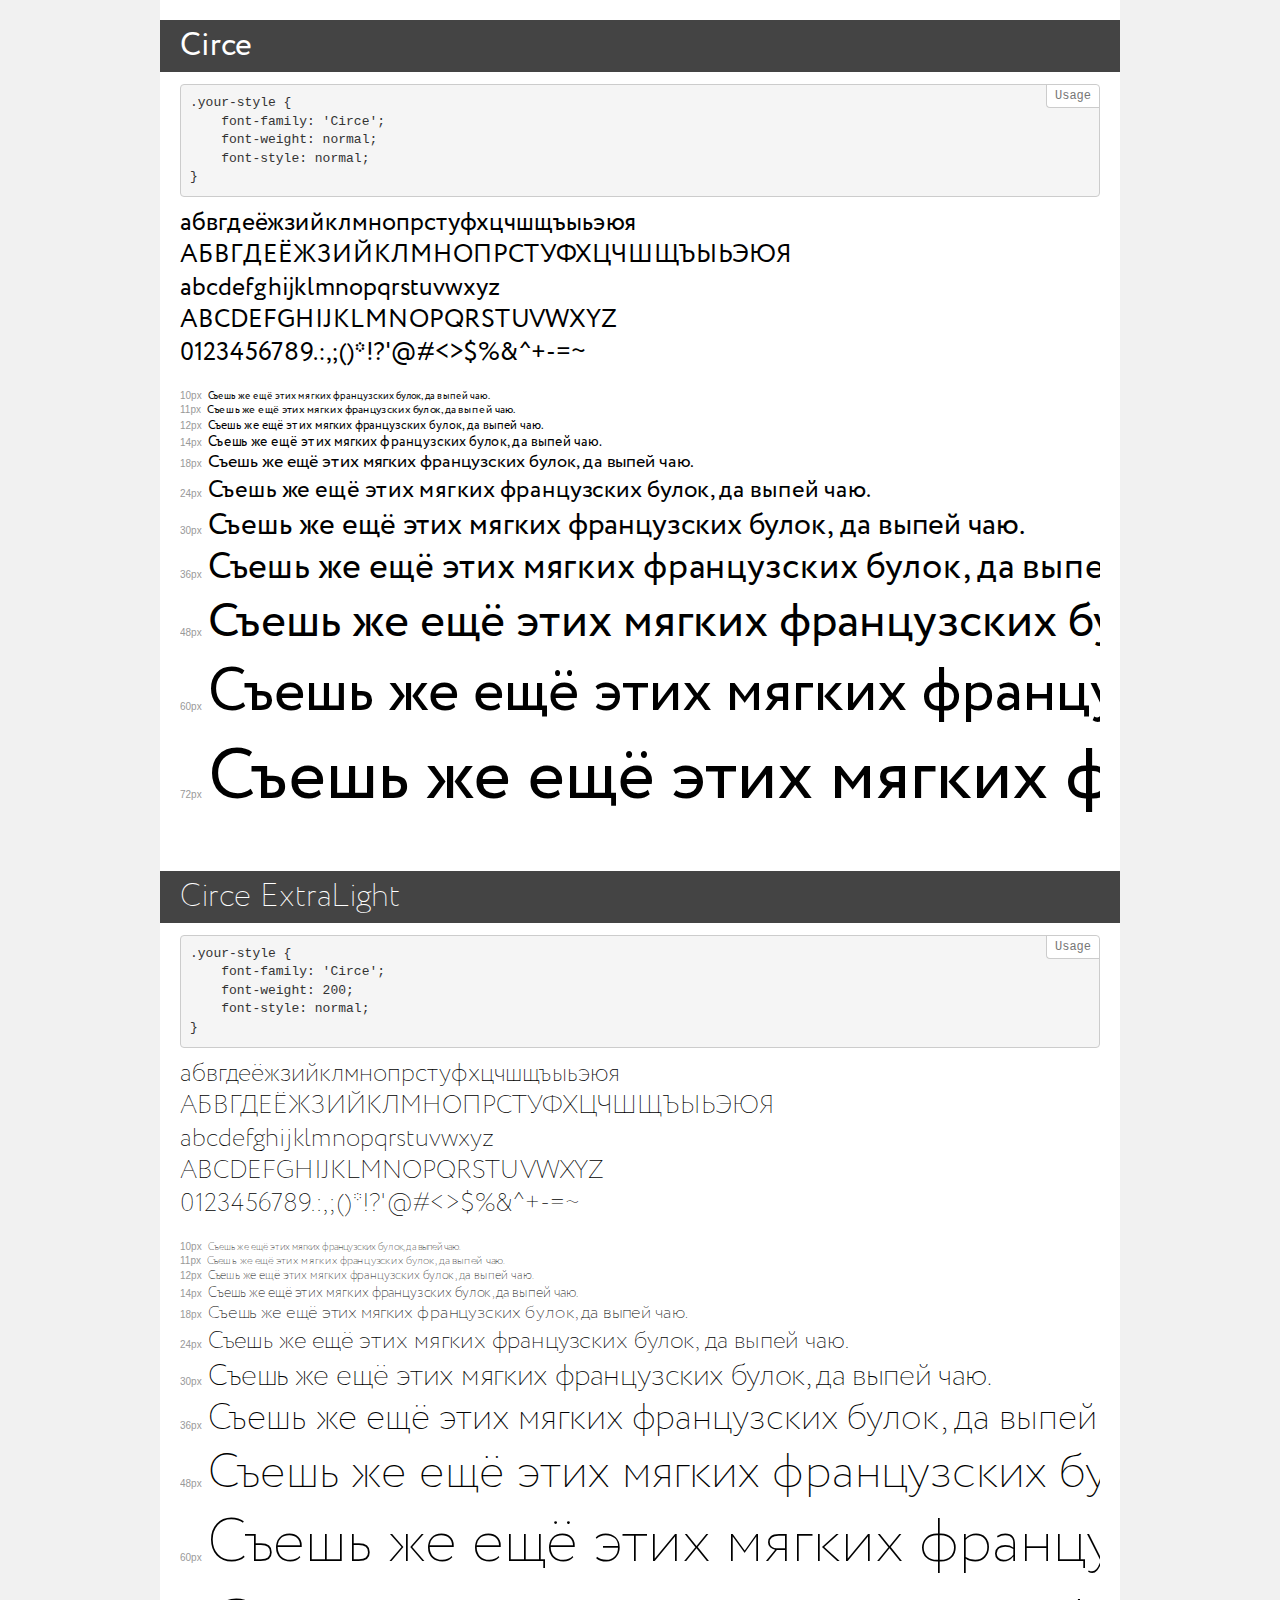
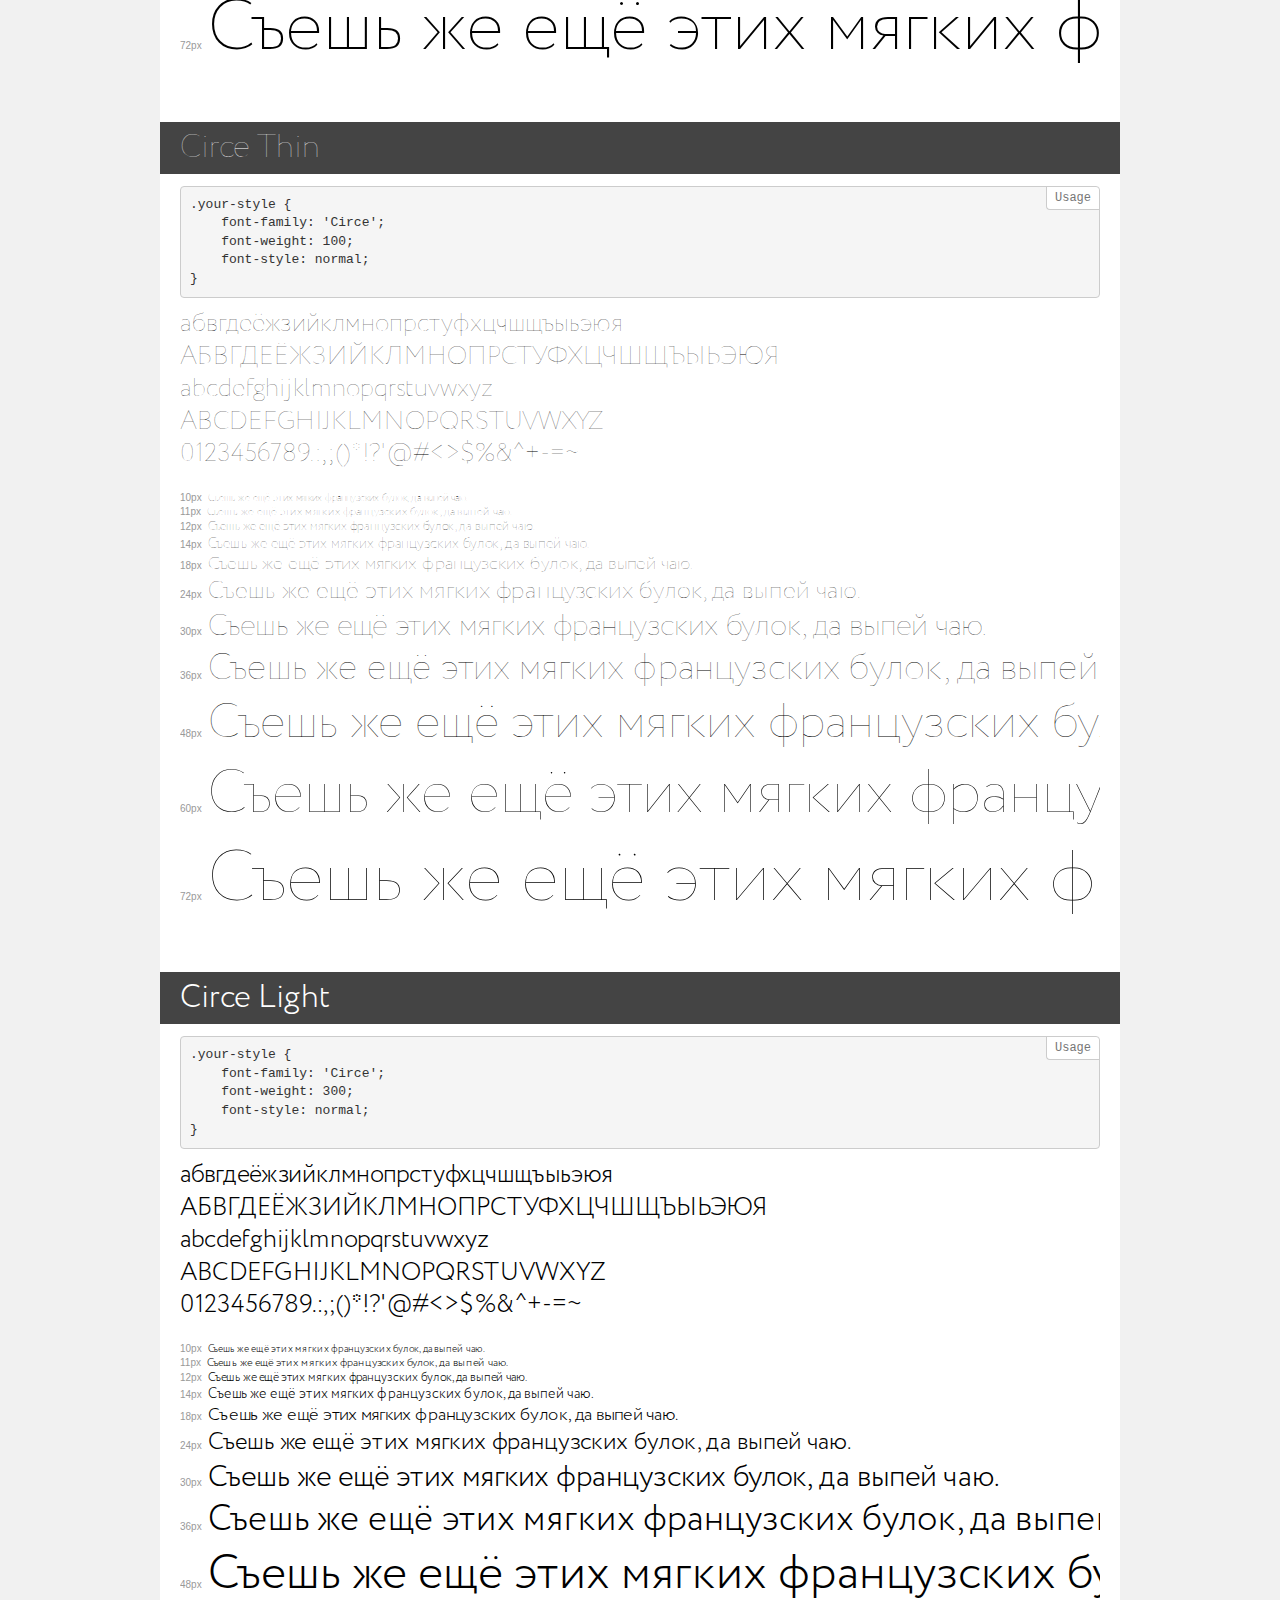
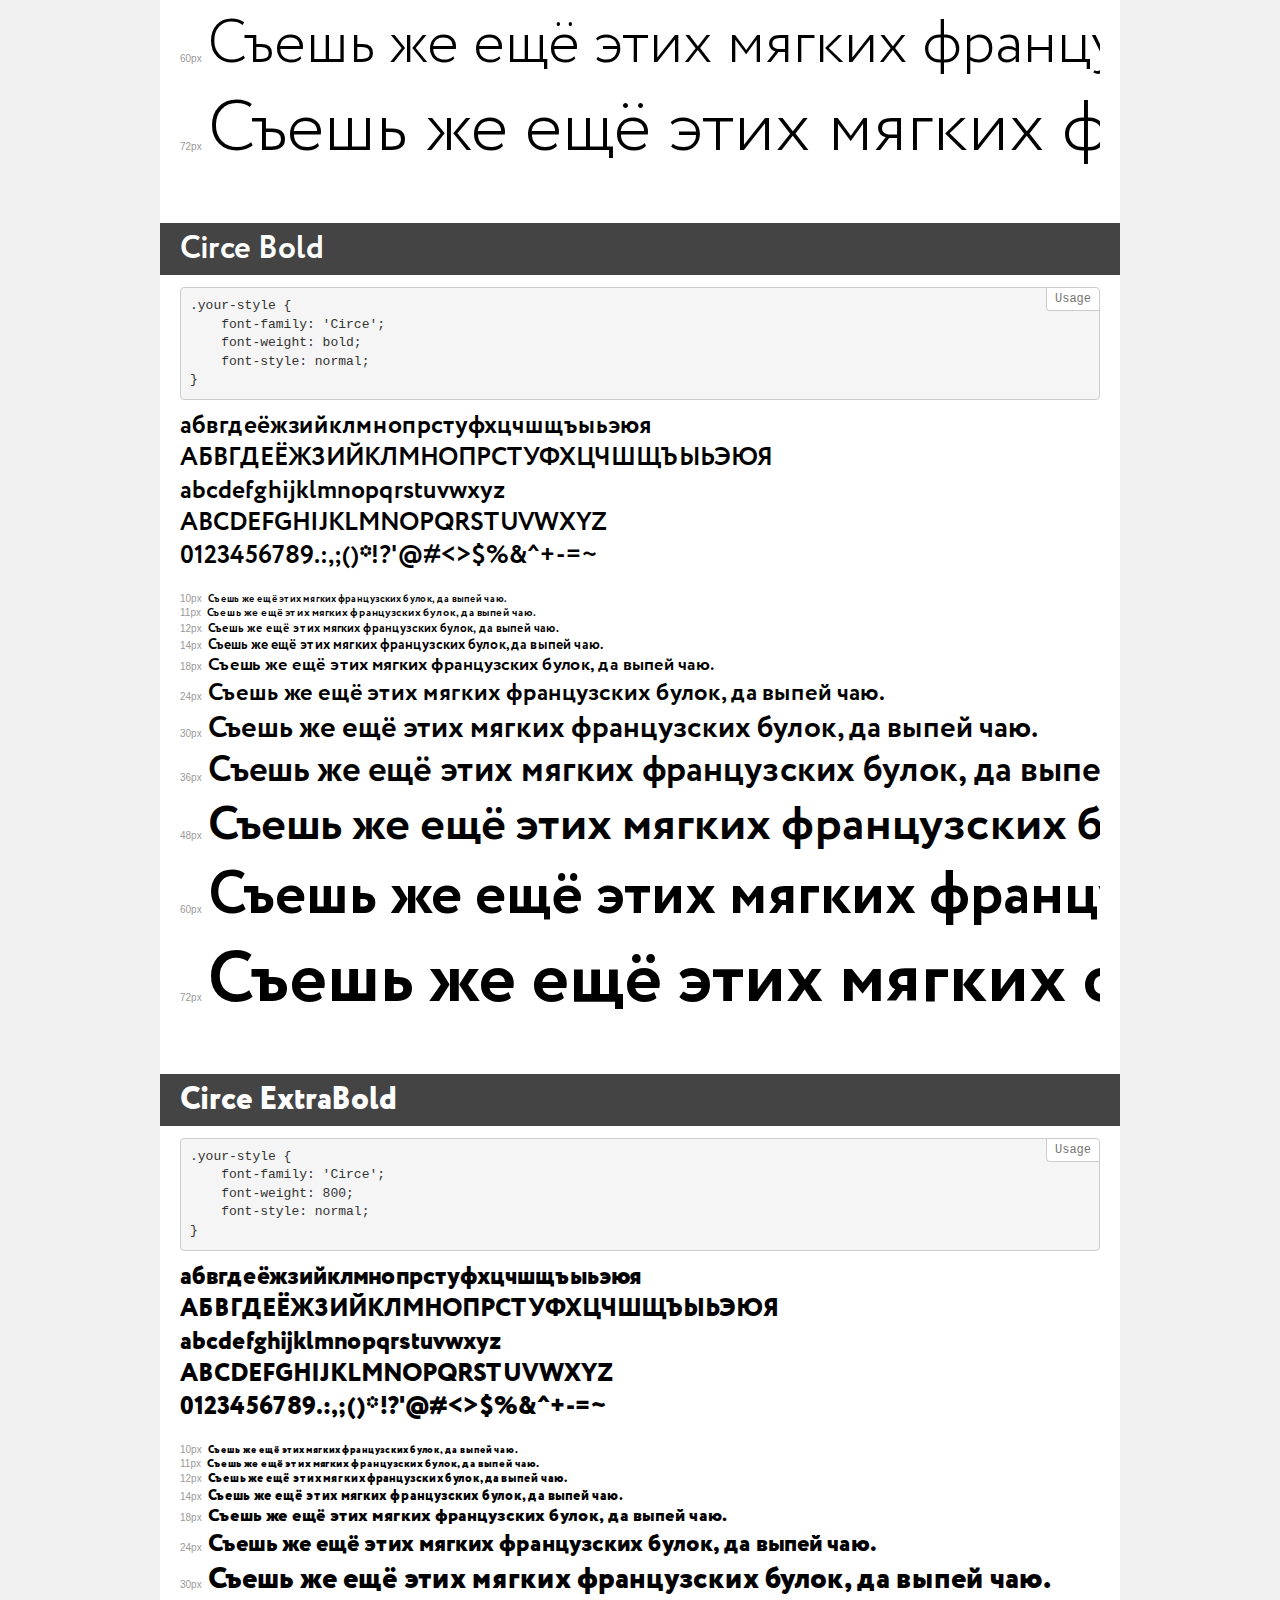
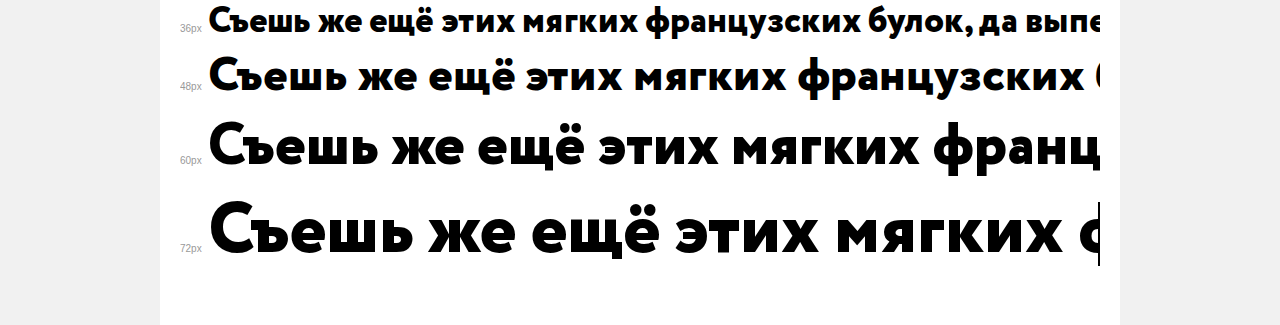
<file: 18.1/fonts/demo.html>
<!DOCTYPE html>
<html>
<head>
	<meta charset="utf-8">
	<meta http-equiv="X-UA-Compatible" content="IE=edge">
	<meta name="viewport" content="width=device-width, initial-scale=1">
	<meta name="robots" content="noindex, noarchive">
	<title>Transfonter demo</title>
	<link href="stylesheet.css" rel="stylesheet">
	<style>
		/*
		http://meyerweb.com/eric/tools/css/reset/
		v2.0 | 20110126
		License: none (public domain)
		*/
		html, body, div, span, applet, object, iframe,
		h1, h2, h3, h4, h5, h6, p, blockquote, pre,
		a, abbr, acronym, address, big, cite, code,
		del, dfn, em, img, ins, kbd, q, s, samp,
		small, strike, strong, sub, sup, tt, var,
		b, u, i, center,
		dl, dt, dd, ol, ul, li,
		fieldset, form, label, legend,
		table, caption, tbody, tfoot, thead, tr, th, td,
		article, aside, canvas, details, embed,
		figure, figcaption, footer, header, hgroup,
		menu, nav, output, ruby, section, summary,
		time, mark, audio, video {
			margin: 0;
			padding: 0;
			border: 0;
			font-size: 100%;
			font: inherit;
			vertical-align: baseline;
		}
		/* HTML5 display-role reset for older browsers */
		article, aside, details, figcaption, figure,
		footer, header, hgroup, menu, nav, section {
			display: block;
		}
		body {
			line-height: 1;
		}
		ol, ul {
			list-style: none;
		}
		blockquote, q {
			quotes: none;
		}
		blockquote:before, blockquote:after,
		q:before, q:after {
			content: '';
			content: none;
		}
		table {
			border-collapse: collapse;
			border-spacing: 0;
		}
		/* common styles */
		body {
			background: #f1f1f1;
			color: #000;
		}
		.page {
			background: #fff;
			width: 920px;
			margin: 0 auto;
			padding: 20px 20px 0 20px;
			overflow: hidden;
		}
		.font-container {
			overflow-x: auto;
			overflow-y: hidden;
			margin-bottom: 40px;
			line-height: 1.3;
			white-space: nowrap;
			padding-bottom: 5px;
		}
		h1 {
			position: relative;
			background: #444;
			font-size: 32px;
			color: #fff;
			padding: 10px 20px;
			margin: 0 -20px 12px -20px;
		}
		.letters {
			font-size: 25px;
			margin-bottom: 20px;
		}
		.s10:before {
			content: '10px';
		}
		.s11:before {
			content: '11px';
		}
		.s12:before {
			content: '12px';
		}
		.s14:before {
			content: '14px';
		}
		.s18:before {
			content: '18px';
		}
		.s24:before {
			content: '24px';
		}
		.s30:before {
			content: '30px';
		}
		.s36:before {
			content: '36px';
		}
		.s48:before {
			content: '48px';
		}
		.s60:before {
			content: '60px';
		}
		.s72:before {
			content: '72px';
		}
		.s10:before, .s11:before, .s12:before, .s14:before,
		.s18:before, .s24:before, .s30:before, .s36:before,
		.s48:before, .s60:before, .s72:before {
			font-family: Arial, sans-serif;
			font-size: 10px;
			font-weight: normal;
			font-style: normal;
			color: #999;
			padding-right: 6px;
		}
		pre {
			display: block;
			position: relative;
			padding: 9px;
			margin: 0 0 10px;
			font-family: Monaco, Menlo, Consolas, "Courier New", monospace !important;
			font-size: 13px;
			line-height: 1.428571429;
			color: #333;
			font-weight: normal !important;
			font-style: normal !important;
			background-color: #f5f5f5;
			border: 1px solid #ccc;
			overflow-x: auto;
			border-radius: 4px;
		}
		pre:after {
			display: block;
			position: absolute;
			right: 0;
			top: 0;
			content: 'Usage';
			line-height: 1;
			padding: 5px 8px;
			font-size: 12px;
			color: #767676;
			background-color: #fff;
			border: 1px solid #ccc;
			border-right: none;
			border-top: none;
			border-radius: 0 4px 0 4px;
			z-index: 10;
		}
		/* responsive */
		@media (max-width: 959px) {
			.page {
				width: auto;
				margin: 0;
			}
		}
	</style>
</head>
<body>
<div class="page">
	<div class="demo" style="font-family: 'Circe'; font-weight: normal; font-style: normal;">
		<h1>Circe</h1>
		<pre>.your-style {
    font-family: 'Circe';
    font-weight: normal;
    font-style: normal;
}</pre>
		<div class="font-container">
			<p class="letters">
				абвгдеёжзийклмнопрстуфхцчшщъыьэюя <br />
				АБВГДЕЁЖЗИЙКЛМНОПРСТУФХЦЧШЩЪЫЬЭЮЯ <br />
				abcdefghijklmnopqrstuvwxyz <br />
				ABCDEFGHIJKLMNOPQRSTUVWXYZ <br />				0123456789.:,;()*!?'@#<>$%&^+-=~
			</p>
			<p class="s10" style="font-size: 10px;">Съешь же ещё этих мягких французских булок, да выпей чаю.</p>
			<p class="s11" style="font-size: 11px;">Съешь же ещё этих мягких французских булок, да выпей чаю.</p>
			<p class="s12" style="font-size: 12px;">Съешь же ещё этих мягких французских булок, да выпей чаю.</p>
			<p class="s14" style="font-size: 14px;">Съешь же ещё этих мягких французских булок, да выпей чаю.</p>
			<p class="s18" style="font-size: 18px;">Съешь же ещё этих мягких французских булок, да выпей чаю.</p>
			<p class="s24" style="font-size: 24px;">Съешь же ещё этих мягких французских булок, да выпей чаю.</p>
			<p class="s30" style="font-size: 30px;">Съешь же ещё этих мягких французских булок, да выпей чаю.</p>
			<p class="s36" style="font-size: 36px;">Съешь же ещё этих мягких французских булок, да выпей чаю.</p>
			<p class="s48" style="font-size: 48px;">Съешь же ещё этих мягких французских булок, да выпей чаю.</p>
			<p class="s60" style="font-size: 60px;">Съешь же ещё этих мягких французских булок, да выпей чаю.</p>
			<p class="s72" style="font-size: 72px;">Съешь же ещё этих мягких французских булок, да выпей чаю.</p>
		</div>
	</div>
	<div class="demo" style="font-family: 'Circe'; font-weight: 200; font-style: normal;">
		<h1>Circe ExtraLight</h1>
		<pre>.your-style {
    font-family: 'Circe';
    font-weight: 200;
    font-style: normal;
}</pre>
		<div class="font-container">
			<p class="letters">
				абвгдеёжзийклмнопрстуфхцчшщъыьэюя <br />
				АБВГДЕЁЖЗИЙКЛМНОПРСТУФХЦЧШЩЪЫЬЭЮЯ <br />
				abcdefghijklmnopqrstuvwxyz <br />
				ABCDEFGHIJKLMNOPQRSTUVWXYZ <br />				0123456789.:,;()*!?'@#<>$%&^+-=~
			</p>
			<p class="s10" style="font-size: 10px;">Съешь же ещё этих мягких французских булок, да выпей чаю.</p>
			<p class="s11" style="font-size: 11px;">Съешь же ещё этих мягких французских булок, да выпей чаю.</p>
			<p class="s12" style="font-size: 12px;">Съешь же ещё этих мягких французских булок, да выпей чаю.</p>
			<p class="s14" style="font-size: 14px;">Съешь же ещё этих мягких французских булок, да выпей чаю.</p>
			<p class="s18" style="font-size: 18px;">Съешь же ещё этих мягких французских булок, да выпей чаю.</p>
			<p class="s24" style="font-size: 24px;">Съешь же ещё этих мягких французских булок, да выпей чаю.</p>
			<p class="s30" style="font-size: 30px;">Съешь же ещё этих мягких французских булок, да выпей чаю.</p>
			<p class="s36" style="font-size: 36px;">Съешь же ещё этих мягких французских булок, да выпей чаю.</p>
			<p class="s48" style="font-size: 48px;">Съешь же ещё этих мягких французских булок, да выпей чаю.</p>
			<p class="s60" style="font-size: 60px;">Съешь же ещё этих мягких французских булок, да выпей чаю.</p>
			<p class="s72" style="font-size: 72px;">Съешь же ещё этих мягких французских булок, да выпей чаю.</p>
		</div>
	</div>
	<div class="demo" style="font-family: 'Circe'; font-weight: 100; font-style: normal;">
		<h1>Circe Thin</h1>
		<pre>.your-style {
    font-family: 'Circe';
    font-weight: 100;
    font-style: normal;
}</pre>
		<div class="font-container">
			<p class="letters">
				абвгдеёжзийклмнопрстуфхцчшщъыьэюя <br />
				АБВГДЕЁЖЗИЙКЛМНОПРСТУФХЦЧШЩЪЫЬЭЮЯ <br />
				abcdefghijklmnopqrstuvwxyz <br />
				ABCDEFGHIJKLMNOPQRSTUVWXYZ <br />				0123456789.:,;()*!?'@#<>$%&^+-=~
			</p>
			<p class="s10" style="font-size: 10px;">Съешь же ещё этих мягких французских булок, да выпей чаю.</p>
			<p class="s11" style="font-size: 11px;">Съешь же ещё этих мягких французских булок, да выпей чаю.</p>
			<p class="s12" style="font-size: 12px;">Съешь же ещё этих мягких французских булок, да выпей чаю.</p>
			<p class="s14" style="font-size: 14px;">Съешь же ещё этих мягких французских булок, да выпей чаю.</p>
			<p class="s18" style="font-size: 18px;">Съешь же ещё этих мягких французских булок, да выпей чаю.</p>
			<p class="s24" style="font-size: 24px;">Съешь же ещё этих мягких французских булок, да выпей чаю.</p>
			<p class="s30" style="font-size: 30px;">Съешь же ещё этих мягких французских булок, да выпей чаю.</p>
			<p class="s36" style="font-size: 36px;">Съешь же ещё этих мягких французских булок, да выпей чаю.</p>
			<p class="s48" style="font-size: 48px;">Съешь же ещё этих мягких французских булок, да выпей чаю.</p>
			<p class="s60" style="font-size: 60px;">Съешь же ещё этих мягких французских булок, да выпей чаю.</p>
			<p class="s72" style="font-size: 72px;">Съешь же ещё этих мягких французских булок, да выпей чаю.</p>
		</div>
	</div>
	<div class="demo" style="font-family: 'Circe'; font-weight: 300; font-style: normal;">
		<h1>Circe Light</h1>
		<pre>.your-style {
    font-family: 'Circe';
    font-weight: 300;
    font-style: normal;
}</pre>
		<div class="font-container">
			<p class="letters">
				абвгдеёжзийклмнопрстуфхцчшщъыьэюя <br />
				АБВГДЕЁЖЗИЙКЛМНОПРСТУФХЦЧШЩЪЫЬЭЮЯ <br />
				abcdefghijklmnopqrstuvwxyz <br />
				ABCDEFGHIJKLMNOPQRSTUVWXYZ <br />				0123456789.:,;()*!?'@#<>$%&^+-=~
			</p>
			<p class="s10" style="font-size: 10px;">Съешь же ещё этих мягких французских булок, да выпей чаю.</p>
			<p class="s11" style="font-size: 11px;">Съешь же ещё этих мягких французских булок, да выпей чаю.</p>
			<p class="s12" style="font-size: 12px;">Съешь же ещё этих мягких французских булок, да выпей чаю.</p>
			<p class="s14" style="font-size: 14px;">Съешь же ещё этих мягких французских булок, да выпей чаю.</p>
			<p class="s18" style="font-size: 18px;">Съешь же ещё этих мягких французских булок, да выпей чаю.</p>
			<p class="s24" style="font-size: 24px;">Съешь же ещё этих мягких французских булок, да выпей чаю.</p>
			<p class="s30" style="font-size: 30px;">Съешь же ещё этих мягких французских булок, да выпей чаю.</p>
			<p class="s36" style="font-size: 36px;">Съешь же ещё этих мягких французских булок, да выпей чаю.</p>
			<p class="s48" style="font-size: 48px;">Съешь же ещё этих мягких французских булок, да выпей чаю.</p>
			<p class="s60" style="font-size: 60px;">Съешь же ещё этих мягких французских булок, да выпей чаю.</p>
			<p class="s72" style="font-size: 72px;">Съешь же ещё этих мягких французских булок, да выпей чаю.</p>
		</div>
	</div>
	<div class="demo" style="font-family: 'Circe'; font-weight: bold; font-style: normal;">
		<h1>Circe Bold</h1>
		<pre>.your-style {
    font-family: 'Circe';
    font-weight: bold;
    font-style: normal;
}</pre>
		<div class="font-container">
			<p class="letters">
				абвгдеёжзийклмнопрстуфхцчшщъыьэюя <br />
				АБВГДЕЁЖЗИЙКЛМНОПРСТУФХЦЧШЩЪЫЬЭЮЯ <br />
				abcdefghijklmnopqrstuvwxyz <br />
				ABCDEFGHIJKLMNOPQRSTUVWXYZ <br />				0123456789.:,;()*!?'@#<>$%&^+-=~
			</p>
			<p class="s10" style="font-size: 10px;">Съешь же ещё этих мягких французских булок, да выпей чаю.</p>
			<p class="s11" style="font-size: 11px;">Съешь же ещё этих мягких французских булок, да выпей чаю.</p>
			<p class="s12" style="font-size: 12px;">Съешь же ещё этих мягких французских булок, да выпей чаю.</p>
			<p class="s14" style="font-size: 14px;">Съешь же ещё этих мягких французских булок, да выпей чаю.</p>
			<p class="s18" style="font-size: 18px;">Съешь же ещё этих мягких французских булок, да выпей чаю.</p>
			<p class="s24" style="font-size: 24px;">Съешь же ещё этих мягких французских булок, да выпей чаю.</p>
			<p class="s30" style="font-size: 30px;">Съешь же ещё этих мягких французских булок, да выпей чаю.</p>
			<p class="s36" style="font-size: 36px;">Съешь же ещё этих мягких французских булок, да выпей чаю.</p>
			<p class="s48" style="font-size: 48px;">Съешь же ещё этих мягких французских булок, да выпей чаю.</p>
			<p class="s60" style="font-size: 60px;">Съешь же ещё этих мягких французских булок, да выпей чаю.</p>
			<p class="s72" style="font-size: 72px;">Съешь же ещё этих мягких французских булок, да выпей чаю.</p>
		</div>
	</div>
	<div class="demo" style="font-family: 'Circe'; font-weight: 800; font-style: normal;">
		<h1>Circe ExtraBold</h1>
		<pre>.your-style {
    font-family: 'Circe';
    font-weight: 800;
    font-style: normal;
}</pre>
		<div class="font-container">
			<p class="letters">
				абвгдеёжзийклмнопрстуфхцчшщъыьэюя <br />
				АБВГДЕЁЖЗИЙКЛМНОПРСТУФХЦЧШЩЪЫЬЭЮЯ <br />
				abcdefghijklmnopqrstuvwxyz <br />
				ABCDEFGHIJKLMNOPQRSTUVWXYZ <br />				0123456789.:,;()*!?'@#<>$%&^+-=~
			</p>
			<p class="s10" style="font-size: 10px;">Съешь же ещё этих мягких французских булок, да выпей чаю.</p>
			<p class="s11" style="font-size: 11px;">Съешь же ещё этих мягких французских булок, да выпей чаю.</p>
			<p class="s12" style="font-size: 12px;">Съешь же ещё этих мягких французских булок, да выпей чаю.</p>
			<p class="s14" style="font-size: 14px;">Съешь же ещё этих мягких французских булок, да выпей чаю.</p>
			<p class="s18" style="font-size: 18px;">Съешь же ещё этих мягких французских булок, да выпей чаю.</p>
			<p class="s24" style="font-size: 24px;">Съешь же ещё этих мягких французских булок, да выпей чаю.</p>
			<p class="s30" style="font-size: 30px;">Съешь же ещё этих мягких французских булок, да выпей чаю.</p>
			<p class="s36" style="font-size: 36px;">Съешь же ещё этих мягких французских булок, да выпей чаю.</p>
			<p class="s48" style="font-size: 48px;">Съешь же ещё этих мягких французских булок, да выпей чаю.</p>
			<p class="s60" style="font-size: 60px;">Съешь же ещё этих мягких французских булок, да выпей чаю.</p>
			<p class="s72" style="font-size: 72px;">Съешь же ещё этих мягких французских булок, да выпей чаю.</p>
		</div>
	</div>
</div>
</body>
</html>
</file>
<file: fonts/stylesheet.css>
/* This stylesheet generated by Transfonter (https://transfonter.org) on October 3, 2017 10:05 PM */

@font-face {
	font-family: 'Montserrat';
	src: url('Montserrat-Light.eot');
	src: local('Montserrat Light'), local('Montserrat-Light'),
		url('Montserrat-Light.eot?#iefix') format('embedded-opentype'),
		url('Montserrat-Light.woff') format('woff'),
		url('Montserrat-Light.ttf') format('truetype');
	font-weight: 300;
	font-style: normal;
}

@font-face {
	font-family: 'Montserrat';
	src: url('Montserrat-MediumItalic.eot');
	src: local('Montserrat Medium Italic'), local('Montserrat-MediumItalic'),
		url('Montserrat-MediumItalic.eot?#iefix') format('embedded-opentype'),
		url('Montserrat-MediumItalic.woff') format('woff'),
		url('Montserrat-MediumItalic.ttf') format('truetype');
	font-weight: 500;
	font-style: italic;
}

@font-face {
	font-family: 'Montserrat';
	src: url('Montserrat-Thin.eot');
	src: local('Montserrat Thin'), local('Montserrat-Thin'),
		url('Montserrat-Thin.eot?#iefix') format('embedded-opentype'),
		url('Montserrat-Thin.woff') format('woff'),
		url('Montserrat-Thin.ttf') format('truetype');
	font-weight: 100;
	font-style: normal;
}

@font-face {
	font-family: 'Montserrat';
	src: url('Montserrat-ExtraLightItalic.eot');
	src: local('Montserrat ExtraLight Italic'), local('Montserrat-ExtraLightItalic'),
		url('Montserrat-ExtraLightItalic.eot?#iefix') format('embedded-opentype'),
		url('Montserrat-ExtraLightItalic.woff') format('woff'),
		url('Montserrat-ExtraLightItalic.ttf') format('truetype');
	font-weight: 200;
	font-style: italic;
}

@font-face {
	font-family: 'Montserrat';
	src: url('Montserrat-BoldItalic.eot');
	src: local('Montserrat Bold Italic'), local('Montserrat-BoldItalic'),
		url('Montserrat-BoldItalic.eot?#iefix') format('embedded-opentype'),
		url('Montserrat-BoldItalic.woff') format('woff'),
		url('Montserrat-BoldItalic.ttf') format('truetype');
	font-weight: bold;
	font-style: italic;
}

@font-face {
	font-family: 'Montserrat';
	src: url('Montserrat-SemiBold.eot');
	src: local('Montserrat SemiBold'), local('Montserrat-SemiBold'),
		url('Montserrat-SemiBold.eot?#iefix') format('embedded-opentype'),
		url('Montserrat-SemiBold.woff') format('woff'),
		url('Montserrat-SemiBold.ttf') format('truetype');
	font-weight: 600;
	font-style: normal;
}

@font-face {
	font-family: 'Montserrat';
	src: url('Montserrat-ExtraLight.eot');
	src: local('Montserrat ExtraLight'), local('Montserrat-ExtraLight'),
		url('Montserrat-ExtraLight.eot?#iefix') format('embedded-opentype'),
		url('Montserrat-ExtraLight.woff') format('woff'),
		url('Montserrat-ExtraLight.ttf') format('truetype');
	font-weight: 200;
	font-style: normal;
}

@font-face {
	font-family: 'Montserrat';
	src: url('Montserrat-ExtraBoldItalic.eot');
	src: local('Montserrat ExtraBold Italic'), local('Montserrat-ExtraBoldItalic'),
		url('Montserrat-ExtraBoldItalic.eot?#iefix') format('embedded-opentype'),
		url('Montserrat-ExtraBoldItalic.woff') format('woff'),
		url('Montserrat-ExtraBoldItalic.ttf') format('truetype');
	font-weight: 800;
	font-style: italic;
}

@font-face {
	font-family: 'Montserrat';
	src: url('Montserrat-Italic.eot');
	src: local('Montserrat Italic'), local('Montserrat-Italic'),
		url('Montserrat-Italic.eot?#iefix') format('embedded-opentype'),
		url('Montserrat-Italic.woff') format('woff'),
		url('Montserrat-Italic.ttf') format('truetype');
	font-weight: normal;
	font-style: italic;
}

@font-face {
	font-family: 'Montserrat';
	src: url('Montserrat-Bold.eot');
	src: local('Montserrat Bold'), local('Montserrat-Bold'),
		url('Montserrat-Bold.eot?#iefix') format('embedded-opentype'),
		url('Montserrat-Bold.woff') format('woff'),
		url('Montserrat-Bold.ttf') format('truetype');
	font-weight: bold;
	font-style: normal;
}

@font-face {
	font-family: 'Montserrat';
	src: url('Montserrat-LightItalic.eot');
	src: local('Montserrat Light Italic'), local('Montserrat-LightItalic'),
		url('Montserrat-LightItalic.eot?#iefix') format('embedded-opentype'),
		url('Montserrat-LightItalic.woff') format('woff'),
		url('Montserrat-LightItalic.ttf') format('truetype');
	font-weight: 300;
	font-style: italic;
}

@font-face {
	font-family: 'Montserrat';
	src: url('Montserrat-BlackItalic.eot');
	src: local('Montserrat Black Italic'), local('Montserrat-BlackItalic'),
		url('Montserrat-BlackItalic.eot?#iefix') format('embedded-opentype'),
		url('Montserrat-BlackItalic.woff') format('woff'),
		url('Montserrat-BlackItalic.ttf') format('truetype');
	font-weight: 900;
	font-style: italic;
}

@font-face {
	font-family: 'Montserrat';
	src: url('Montserrat-SemiBoldItalic.eot');
	src: local('Montserrat SemiBold Italic'), local('Montserrat-SemiBoldItalic'),
		url('Montserrat-SemiBoldItalic.eot?#iefix') format('embedded-opentype'),
		url('Montserrat-SemiBoldItalic.woff') format('woff'),
		url('Montserrat-SemiBoldItalic.ttf') format('truetype');
	font-weight: 600;
	font-style: italic;
}

@font-face {
	font-family: 'Montserrat';
	src: url('Montserrat-Regular.eot');
	src: local('Montserrat Regular'), local('Montserrat-Regular'),
		url('Montserrat-Regular.eot?#iefix') format('embedded-opentype'),
		url('Montserrat-Regular.woff') format('woff'),
		url('Montserrat-Regular.ttf') format('truetype');
	font-weight: normal;
	font-style: normal;
}

@font-face {
	font-family: 'Montserrat';
	src: url('Montserrat-Medium.eot');
	src: local('Montserrat Medium'), local('Montserrat-Medium'),
		url('Montserrat-Medium.eot?#iefix') format('embedded-opentype'),
		url('Montserrat-Medium.woff') format('woff'),
		url('Montserrat-Medium.ttf') format('truetype');
	font-weight: 500;
	font-style: normal;
}

@font-face {
	font-family: 'Montserrat';
	src: url('Montserrat-ExtraBold.eot');
	src: local('Montserrat ExtraBold'), local('Montserrat-ExtraBold'),
		url('Montserrat-ExtraBold.eot?#iefix') format('embedded-opentype'),
		url('Montserrat-ExtraBold.woff') format('woff'),
		url('Montserrat-ExtraBold.ttf') format('truetype');
	font-weight: 800;
	font-style: normal;
}

@font-face {
	font-family: 'Montserrat';
	src: url('Montserrat-Black.eot');
	src: local('Montserrat Black'), local('Montserrat-Black'),
		url('Montserrat-Black.eot?#iefix') format('embedded-opentype'),
		url('Montserrat-Black.woff') format('woff'),
		url('Montserrat-Black.ttf') format('truetype');
	font-weight: 900;
	font-style: normal;
}

@font-face {
	font-family: 'Montserrat';
	src: url('Montserrat-ThinItalic.eot');
	src: local('Montserrat Thin Italic'), local('Montserrat-ThinItalic'),
		url('Montserrat-ThinItalic.eot?#iefix') format('embedded-opentype'),
		url('Montserrat-ThinItalic.woff') format('woff'),
		url('Montserrat-ThinItalic.ttf') format('truetype');
	font-weight: 100;
	font-style: italic;
}
</file>
<file: css/style.css>
.body {
  font-family: "Montserrat";
}

header {
  background-image: url("../img/Rectangle.png");
  background-repeat: no-repeat;
  background-size: cover;
  background-position: center;
  height: 749px;
  color: white;
}
.navbar {
  border-bottom: 1px solid #fff;
}
.between {
  display: flex;
  justify-content: space-between;
  padding: 47px 0px;
  align-items: center;
}
.logo {
  font-size: 36px;
  font-weight: 900;
}
.logo .blue {
  color: #0f4898;
}
.menu {
  display: flex;
}
.menu li {
  padding: 0px 10px;
}
.burger {
  width: 60px;
  height: 40px;
  justify-content: space-around;
  display: none;
  flex-direction: column;
  cursor: pointer;
}
.burger_item {
  width: 100%;
  background-color: white;
  height: 5px;
  border-radius: 5px;
}
.wrap {
  display: flex;
  flex-flow: wrap;
  justify-content: space-between;
}
.block {
  width: 50%;
  padding-top: 40px;
}
.first .text {
  padding-top: 150px;
}
.first .real {
  padding-top: 30px;
}

.inblock {
  width: 200px;
  height: 200px;
  border: 2px solid black;
}
img {
  width: 100%;
}
.third_block {
  padding-top: 100px;
}
.news {
  display: flex;
  justify-content: space-between;
}
.actual {
  padding-top: 20px;
}
.all_news {
  background-color: blue;
  cursor: pointer;
  color: #fff;
  outline: none;
  border: none;
  border-radius: 5px;
  width: 189.55px;
  text-align: center;
  font-size: 12px;
}
.blocks {
  display: flex;
  flex-flow: wrap;
  justify-content: space-between;
  padding: 30px 0;
}
.tel {
  width: 33.33%;
  padding-left: 10px;
}
.tel img {
  width: 100%;
}
.date {
  padding: 20px 0px;
}
.build {
  padding-bottom: 10px;
}
.lorem {
  padding-bottom: 20px;
}
.knopka {
  width: 170px;
  height: 40px;
  background-color: blue;
  cursor: pointer;
  outline: none;
  border: none;
  color: #fff;
}

@media screen and (max-width: 1140px) {
  .menu,
  .contact {
    display: none;
  }
  .burger {
    display: flex;
  }
}
@media screen and (max-width: 768px) {
  .block {
    width: 100%;
  }
}
@media screen and (max-width: 576px) {
  .knopka {
    width: 100px;
  }

  .tel {
    width: 100%;
  }
}
</file>
<file: 18.1/fonts/stylesheet.css>
/* This stylesheet generated by Transfonter (https://transfonter.org) on June 26, 2017 11:20 AM */

@font-face {
	font-family: 'Circe';
	src: url('Circe-Regular.eot');
	src: local('Circe'), local('Circe-Regular'),
		url('Circe-Regular.eot?#iefix') format('embedded-opentype'),
		url('Circe-Regular.woff') format('woff'),
		url('Circe-Regular.ttf') format('truetype');
	font-weight: normal;
	font-style: normal;
}

@font-face {
	font-family: 'Circe';
	src: url('Circe-ExtraLight.eot');
	src: local('Circe ExtraLight'), local('Circe-ExtraLight'),
		url('Circe-ExtraLight.eot?#iefix') format('embedded-opentype'),
		url('Circe-ExtraLight.woff') format('woff'),
		url('Circe-ExtraLight.ttf') format('truetype');
	font-weight: 200;
	font-style: normal;
}

@font-face {
	font-family: 'Circe';
	src: url('Circe-Thin.eot');
	src: local('Circe Thin'), local('Circe-Thin'),
		url('Circe-Thin.eot?#iefix') format('embedded-opentype'),
		url('Circe-Thin.woff') format('woff'),
		url('Circe-Thin.ttf') format('truetype');
	font-weight: 100;
	font-style: normal;
}

@font-face {
	font-family: 'Circe';
	src: url('Circe-Light.eot');
	src: local('Circe Light'), local('Circe-Light'),
		url('Circe-Light.eot?#iefix') format('embedded-opentype'),
		url('Circe-Light.woff') format('woff'),
		url('Circe-Light.ttf') format('truetype');
	font-weight: 300;
	font-style: normal;
}

@font-face {
	font-family: 'Circe';
	src: url('Circe-Bold.eot');
	src: local('Circe Bold'), local('Circe-Bold'),
		url('Circe-Bold.eot?#iefix') format('embedded-opentype'),
		url('Circe-Bold.woff') format('woff'),
		url('Circe-Bold.ttf') format('truetype');
	font-weight: bold;
	font-style: normal;
}

@font-face {
	font-family: 'Circe';
	src: url('Circe-ExtraBold.eot');
	src: local('Circe ExtraBold'), local('Circe-ExtraBold'),
		url('Circe-ExtraBold.eot?#iefix') format('embedded-opentype'),
		url('Circe-ExtraBold.woff') format('woff'),
		url('Circe-ExtraBold.ttf') format('truetype');
	font-weight: 800;
	font-style: normal;
}
</file>
<file: 18.1/css/style.css>
header {
  background-image: url("../img/bgc.png");
  background-repeat: no-repeat;
  background-size: cover;
  background-position: center;
  height: 800px;
}

.menu_burger {
  display: none;
  justify-content: space-between;
}

.burger {
  height: 10px;
  width: 30px;
  padding-bottom: 5px;
}

.inburger {
  background-color: #fff;
  border: 1px solid black;
}
.navbar {
  padding-bottom: 30px;
  border-bottom: 2px solid white;
}

.navbar_wrap {
  display: flex;
  justify-content: space-between;
  align-items: center;
  color: white;
  padding-top: 20px;
}
.navbar_wrap .logo {
  font-size: 36px;
}
.menu {
  display: flex;
  justify-content: space-between;
}
.menu li {
  padding-right: 20px;
}
.fa-search {
  padding-right: 70px;
}
.expo {
  display: flex;
  align-items: flex-end;
  padding-top: 194px;
}
.wrap {
  display: flex;
  flex-flow: wrap;
}
.wrap_text {
  width: 50%;
}
.wrap_text p {
  padding-bottom: 25px;
}
.wrap_blocks {
  width: 50%;
  display: flex;
  flex-flow: wrap;
  margin-right: -10px;
  margin-bottom: -10px;
}
.wrap_block {
  width: 50%;
  padding-right: 10px;
  padding-bottom: 10px;
}
.wrap_inblock {
  height: 148px;
  display: flex;
  flex-direction: column;
  justify-content: space-between;
}
.wrap_inblock p {
  padding-top: 20px;
  font-family: Plumb;
  font-style: normal;
  font-weight: 500;
  font-size: 21px;
  line-height: 130%;
  letter-spacing: -0.01em;
}
.wrap_inblock div {
  padding-bottom: 20px;
}
.wrap_blocks .wrap_block:nth-child(1) .wrap_inblock {
  background-color: blue;
}
.wrap_blocks .wrap_block:nth-child(2) .wrap_inblock {
  background-color: yellow;
}
.wrap_blocks .wrap_block:nth-child(3) .wrap_inblock {
  background-color: red;
}
.wrap_blocks .wrap_block:nth-child(4) .wrap_inblock {
  background-color: green;
}

.second_part {
  background-color: #2378fc;
}
.menu_text {
  padding: 77px 0px;
  display: flex;
  justify-content: space-between;
}
.menu_text_first h2 {
  font-family: Plumb;
  font-weight: 500;
  font-size: 30px;
  line-height: 130%;
  letter-spacing: -0.01em;
  color: #ffffff;
}
.menu_text_first li {
  width: 25%;
  width: 182px;
  height: 22.72px;
  left: 733px;
  top: 947.73px;
  font-family: Circe;
  font-size: 16px;
  line-height: 135%;
  padding-bottom: 10px;
  color: #fff;
}

.expo_elka {
  background-color: #ffc41e;
  padding-bottom: 80px;
}

.third_blocks .tek {
  display: flex;
  justify-content: space-between;
  padding: 70px 0px;
  font-family: Plumb;
  font-weight: 500;
  font-size: 20px;
  line-height: 130%;
  letter-spacing: -0.01em;
  color: #2e373b;
}
.expo_blocks {
  display: flex;
  flex-flow: wrap;
  margin-bottom: -10px;
  margin-right: -10px;
}
.expo_blocks .third_block {
  width: 33.333%;
  padding-right: 10px;
  padding-bottom: 10px;
}
.third_block img {
  width: 100%;
}
.third_block h3 {
  font-family: Plumb;
  font-weight: 500;
  font-size: 21px;
  line-height: 130%;
  letter-spacing: -0.01em;
  color: #f6404f;
}
.third_block div {
  font-family: Circe;
  font-size: 14px;
  line-height: 135%;
  color: #2e373b;
}
.third_block p {
  font-family: Circe;
  font-size: 16px;
  line-height: 135%;
  color: #2e373b;
}

@media screen and (max-width: 1140px) {
  .menu_burger {
    display: block;
  }
  .menu,
  .menu_search {
    display: none;
  }
}
</file>
